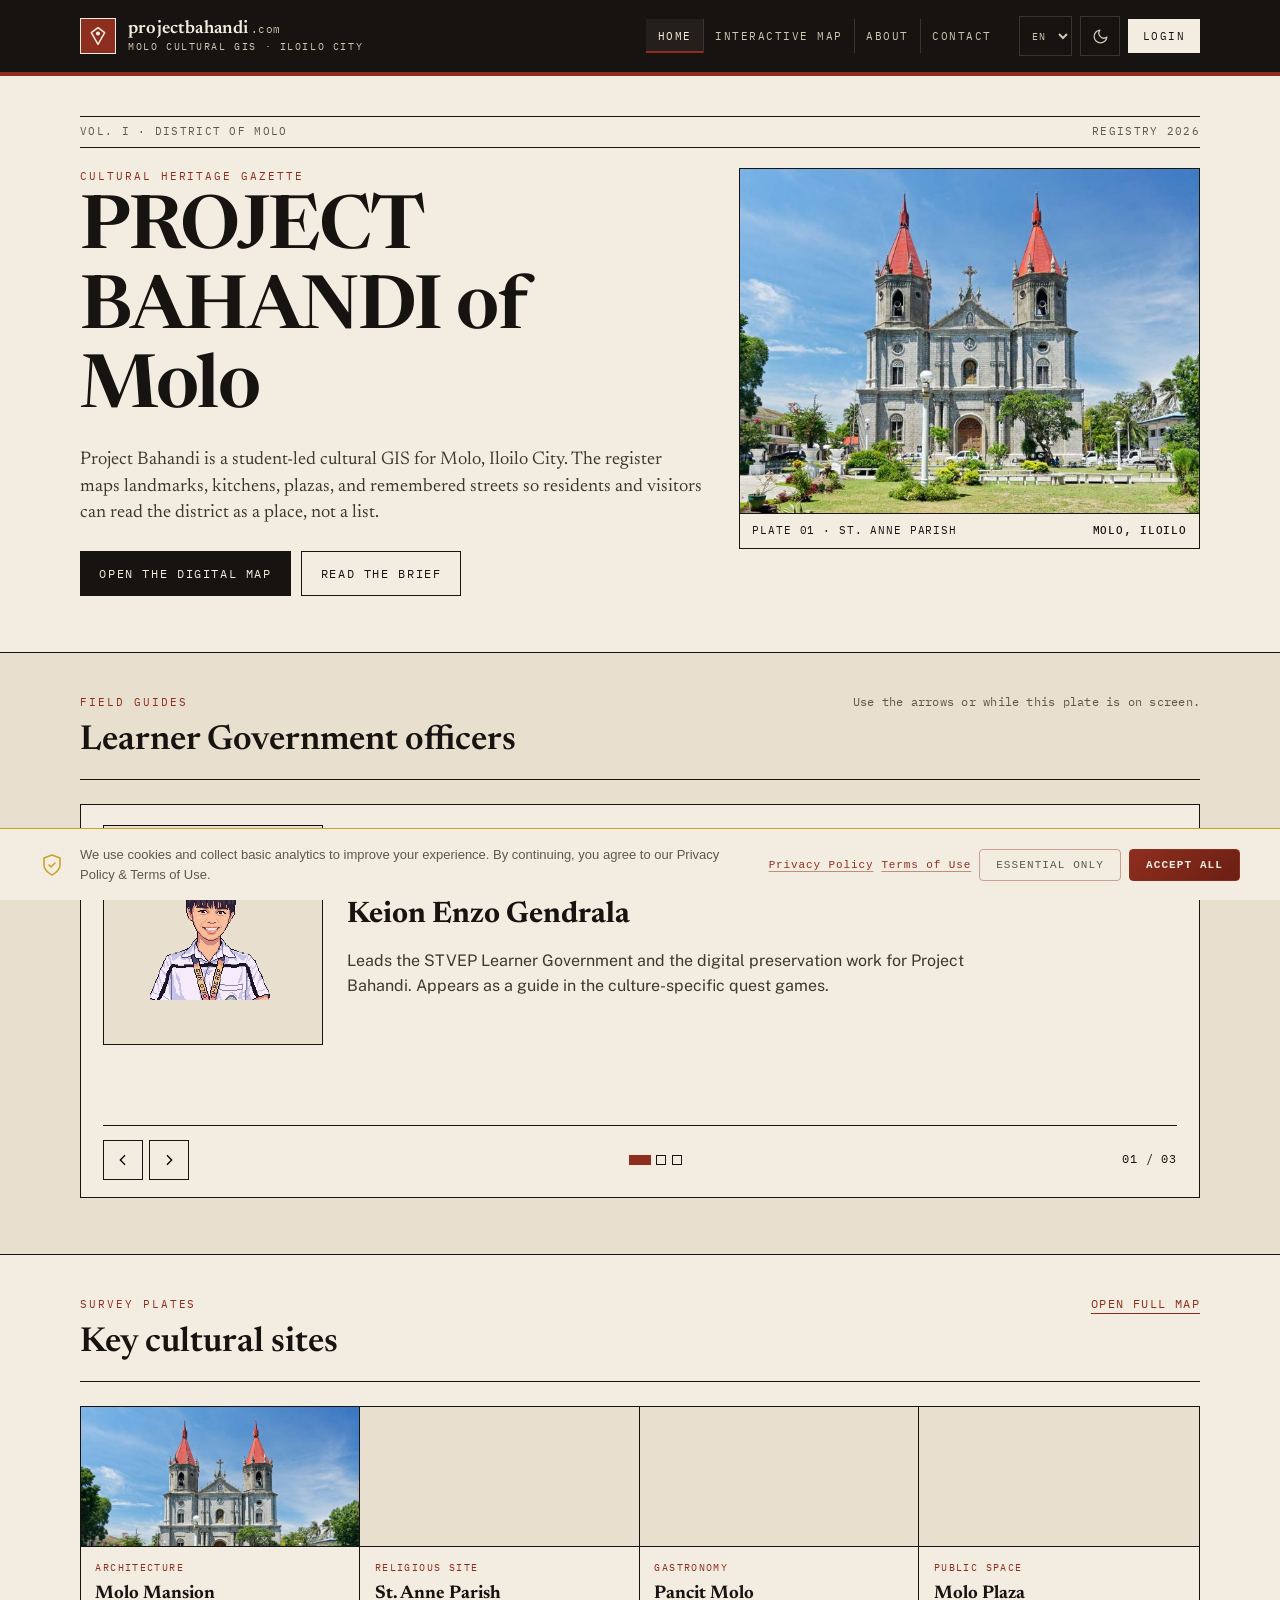
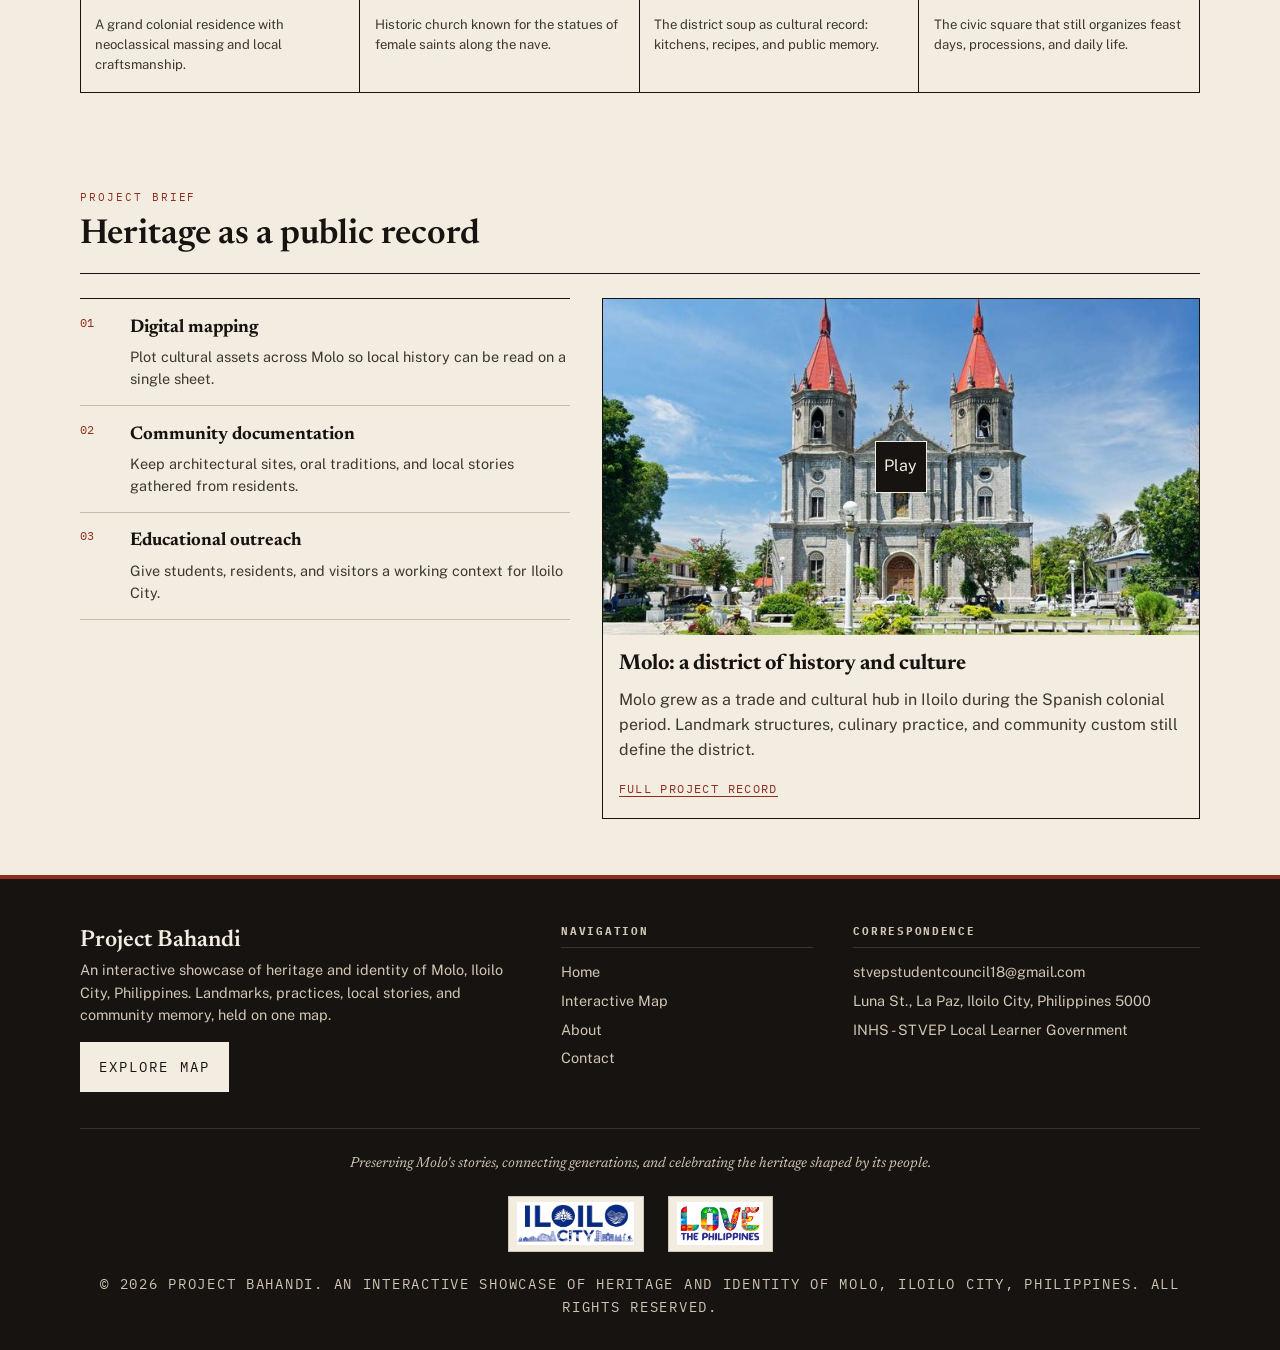
<file: index.html>
<!DOCTYPE html>
<html lang="en">
<head>
  <meta charset="UTF-8" />
  <meta name="viewport" content="width=device-width, initial-scale=1.0" />
  <script>
    (function () {
      var t = null;
      try { t = window.localStorage.getItem("bahandi_theme"); } catch (e) {}
      var d = t === "dark" || (t !== "light" && window.matchMedia && window.matchMedia("(prefers-color-scheme: dark)").matches) ? "dark" : "light";
      document.documentElement.setAttribute("data-theme", d);
      document.documentElement.style.colorScheme = d;
    })();
  </script>
  <title>Project Bahandi · Molo Cultural GIS</title>
  <link rel="preconnect" href="https://fonts.googleapis.com" />
  <link rel="preconnect" href="https://fonts.gstatic.com" crossorigin />
  <link href="https://fonts.googleapis.com/css2?family=IBM+Plex+Mono:wght@400;500&family=Newsreader:ital,opsz,wght@0,6..72,400;0,6..72,600;0,6..72,700;1,6..72,400&family=Public+Sans:wght@400;500;600&display=swap" rel="stylesheet" />
  <link rel="stylesheet" href="css/institution.css" />
  <link rel="stylesheet" href="css/HomepageA.css" />
  <script src="js/theme.js"></script>
  <script src="js/i18n.js"></script>
  <script src="js/consent.js"></script>
</head>
<body class="site-body">
  <header class="masthead">
    <div class="masthead-inner">
      <a class="brand" href="index.html">
        <span class="brand-mark" aria-hidden="true">
          <svg viewBox="0 0 24 24" fill="none" stroke="currentColor" stroke-width="1.8" stroke-linecap="round" stroke-linejoin="round">
            <path d="M12 2 L20 8 L12 22 L4 8 Z"/>
            <circle cx="12" cy="9" r="2.5" fill="currentColor" stroke="none"/>
          </svg>
        </span>
        <span class="brand-text">
          <span class="brand-name">projectbahandi<span class="tld">.com</span></span>
          <span class="brand-meta" data-i18n="brand.meta">Molo Cultural GIS · Iloilo City</span>
        </span>
      </a>
      <nav class="site-nav" aria-label="Primary">
        <a href="index.html" class="is-current" data-i18n="nav.home">Home</a>
        <a href="DigitalMap.html" data-i18n="nav.map">Interactive Map</a>
        <a href="about.html" data-i18n="nav.about">About</a>
        <a href="contact.html" data-i18n="nav.contact">Contact</a>
      </nav>
      <div class="mast-actions">
        <div class="nav-actions">
          <select class="nav-lang" data-i18n-aria="nav.lang" data-i18n-title="nav.lang">
            <option value="en">EN</option>
            <option value="ms">MS</option>
            <option value="th">TH</option>
            <option value="tl">TL</option>
          </select>
          <button type="button" class="theme-toggle" data-i18n-aria="nav.theme" data-i18n-title="nav.theme" aria-pressed="false">
            <svg class="icon-sun" viewBox="0 0 24 24" fill="none" stroke="currentColor" stroke-width="1.8" stroke-linecap="round" stroke-linejoin="round"><circle cx="12" cy="12" r="5"/><line x1="12" y1="1" x2="12" y2="3"/><line x1="12" y1="21" x2="12" y2="23"/><line x1="4.22" y1="4.22" x2="5.64" y2="5.64"/><line x1="18.36" y1="18.36" x2="19.78" y2="19.78"/><line x1="1" y1="12" x2="3" y2="12"/><line x1="21" y1="12" x2="23" y2="12"/><line x1="4.22" y1="19.78" x2="5.64" y2="18.36"/><line x1="18.36" y1="5.64" x2="19.78" y2="4.22"/></svg>
            <svg class="icon-moon" viewBox="0 0 24 24" fill="none" stroke="currentColor" stroke-width="1.8" stroke-linecap="round" stroke-linejoin="round"><path d="M21 12.8 A9 9 0 1 1 11.2 3 A7 7 0 0 0 21 12.8 Z"/></svg>
          </button>
        </div>
        <a class="nav-login" href="Login.html" data-i18n="nav.login">Login</a>
        <button type="button" class="nav-toggle" id="mobile-toggle" aria-label="Toggle navigation" aria-expanded="false">
          <svg viewBox="0 0 24 24" fill="none" stroke="currentColor" stroke-width="2"><path d="M4 7h16M4 12h16M4 17h16"/></svg>
        </button>
      </div>
    </div>
    <div class="drawer" id="mobile-menu">
      <a href="index.html" class="is-current" data-i18n="nav.home">Home</a>
      <a href="DigitalMap.html" data-i18n="nav.map">Interactive Map</a>
      <a href="about.html" data-i18n="nav.about">About</a>
      <a href="contact.html" data-i18n="nav.contact">Contact</a>
      <a href="Login.html" data-i18n="nav.login">Login</a>
    </div>
  </header>

  <main class="page">
    <section class="folio" id="hero">
      <div class="dateline">
        <span data-i18n="index.dateline1">Vol. I · District of Molo</span>
        <span data-i18n="index.dateline2">Registry 2026</span>
      </div>
      <div class="hero-gazette">
        <div>
          <p class="kicker" data-i18n="hero.kicker">Cultural heritage gazette</p>
          <h1 class="display" data-i18n-html="hero.title">PROJECT BAHANDI <em>cartography</em> of Molo</h1>
          <p class="lede" data-i18n="hero.lede">
            Project Bahandi is a student-led cultural GIS for Molo, Iloilo City. The register maps landmarks, kitchens, plazas, and remembered streets so residents and visitors can read the district as a place, not a list.
          </p>
          <div class="hero-actions">
            <a class="btn" href="DigitalMap.html" data-i18n="hero.openMap">Open the digital map</a>
            <a class="btn btn-ghost" href="#about" data-i18n="hero.readBrief">Read the brief</a>
          </div>
        </div>
        <figure class="frame">
          <div class="frame-photo" style="aspect-ratio: 4 / 3;">
            <img src="assets/MoloFront.jpg" alt="Molo Church and plaza" data-i18n-alt="hero.imgAlt" />
          </div>
          <figcaption class="caption-bar">
            <span data-i18n="hero.plate">Plate 01 · St. Anne Parish</span>
            <b data-i18n="hero.plateLoc">Molo, Iloilo</b>
          </figcaption>
        </figure>
      </div>
    </section>

    <section class="band" id="lg-showcase">
      <div class="folio">
        <div class="section-head">
          <div>
            <p class="kicker" data-i18n="lg.kicker">Field guides</p>
            <h2 data-i18n="lg.title">Learner Government officers</h2>
          </div>
          <p class="section-note" data-i18n-html="lg.note" data-i18n-vars-keys="<kbd>←</kbd> <kbd>→</kbd>">
            Use the arrows or <kbd>←</kbd> <kbd>→</kbd> while this plate is on screen.
          </p>
        </div>

        <div class="frame" style="padding: 1.25rem 1.35rem 1.1rem;">
          <div id="sprite-carousel" class="guide-stage">
            <div class="sprite-slide active-slide">
              <div class="sprite-well">
                <img src="assets/Molo-Memory-Match/Sprite/Sprite1 (2).png" alt="Governor sprite" data-i18n-alt="lg.role.gov" onerror="this.src='https://api.dicebear.com/7.x/pixel-art/svg?seed=Officer1'" />
              </div>
              <div>
                <p class="role-mark" data-i18n="lg.role.gov">Governor</p>
                <h3 data-i18n="lg.1.title">Keion Enzo Gendrala</h3>
                <p class="body-copy" data-i18n="lg.1.desc">Leads the STVEP Learner Government and the digital preservation work for Project Bahandi. Appears as a guide in the culture-specific quest games.</p>
              </div>
            </div>

            <div class="sprite-slide hidden-slide">
              <div class="sprite-well">
                <img src="assets/Balay-Blueprint/02-Relics-and-Sprites/sprite3_idle.png" alt="Vice Governor sprite" data-i18n-alt="lg.role.vgov" onerror="this.src='https://api.dicebear.com/7.x/pixel-art/svg?seed=Officer2'" />
              </div>
              <div>
                <p class="role-mark" data-i18n="lg.role.vgov">Vice Governor</p>
                <h3 data-i18n="lg.2.title">John Paul Balboa</h3>
                <p class="body-copy" data-i18n="lg.2.desc">Assists the Learner Government in cultural preservation projects and guides players through puzzle-led site games.</p>
              </div>
            </div>

            <div class="sprite-slide hidden-slide">
              <div class="sprite-well">
                <img src="assets/Molo-Chrolo-Defenders/sprites/Sprite2.png" alt="PIO sprite" data-i18n-alt="lg.role.pio" onerror="this.src='https://api.dicebear.com/7.x/pixel-art/svg?seed=Officer3'" />
              </div>
              <div>
                <p class="role-mark" data-i18n="lg.role.pio">Public Information Officer</p>
                <h3 data-i18n="lg.3.title">Reylen Angela Guillano</h3>
                <p class="body-copy" data-i18n="lg.3.desc">Handles public-facing records for the Learner Government and appears beside games that test how closely you read the district.</p>
              </div>
            </div>
          </div>

          <div class="stage-controls">
            <div class="ctrl-pair">
              <button type="button" class="ctrl" id="prev-btn" aria-label="Previous officer" data-i18n-aria="lg.prevAria">
                <svg viewBox="0 0 24 24" fill="none" stroke="currentColor" stroke-width="2"><path d="M15 19l-7-7 7-7"/></svg>
              </button>
              <button type="button" class="ctrl" id="next-btn" aria-label="Next officer" data-i18n-aria="lg.nextAria">
                <svg viewBox="0 0 24 24" fill="none" stroke="currentColor" stroke-width="2"><path d="M9 5l7 7-7 7"/></svg>
              </button>
            </div>
            <div class="dots" id="carousel-dots">
              <button type="button" class="dot-btn is-on" data-slide="0" aria-label="Plate 1" data-i18n-aria="lg.dotAria" data-i18n-vars-n="1"></button>
              <button type="button" class="dot-btn" data-slide="1" aria-label="Plate 2" data-i18n-aria="lg.dotAria" data-i18n-vars-n="2"></button>
              <button type="button" class="dot-btn" data-slide="2" aria-label="Plate 3" data-i18n-aria="lg.dotAria" data-i18n-vars-n="3"></button>
            </div>
            <div class="counter"><span id="slide-current">01</span> / <span id="slide-total">03</span></div>
          </div>
        </div>
      </div>
    </section>

    <section class="folio">
      <div class="section-head">
        <div>
          <p class="kicker" data-i18n="grid.kicker">Survey plates</p>
          <h2 data-i18n="grid.title">Key cultural sites</h2>
        </div>
        <a class="inline-link" href="DigitalMap.html" data-i18n="grid.openMap">Open full map</a>
      </div>
      <div class="site-grid">
        <article class="site-cell">
          <div class="thumb"><img src="assets/MoloFront.jpg" alt="Molo Mansion" data-i18n-alt="grid.s1.title" /></div>
          <div class="pad">
            <p class="cat" data-i18n="grid.s1.cat">Architecture</p>
            <h4 data-i18n="grid.s1.title">Molo Mansion</h4>
            <p data-i18n="grid.s1.desc">A grand colonial residence with neoclassical massing and local craftsmanship.</p>
          </div>
        </article>
        <article class="site-cell">
          <div class="thumb"></div>
          <div class="pad">
            <p class="cat" data-i18n="grid.s2.cat">Religious site</p>
            <h4 data-i18n="grid.s2.title">St. Anne Parish</h4>
            <p data-i18n="grid.s2.desc">Historic church known for the statues of female saints along the nave.</p>
          </div>
        </article>
        <article class="site-cell">
          <div class="thumb"></div>
          <div class="pad">
            <p class="cat" data-i18n="grid.s3.cat">Gastronomy</p>
            <h4 data-i18n="grid.s3.title">Pancit Molo</h4>
            <p data-i18n="grid.s3.desc">The district soup as cultural record: kitchens, recipes, and public memory.</p>
          </div>
        </article>
        <article class="site-cell">
          <div class="thumb"></div>
          <div class="pad">
            <p class="cat" data-i18n="grid.s4.cat">Public space</p>
            <h4 data-i18n="grid.s4.title">Molo Plaza</h4>
            <p data-i18n="grid.s4.desc">The civic square that still organizes feast days, processions, and daily life.</p>
          </div>
        </article>
      </div>
    </section>

    <section class="folio" id="about">
      <div class="section-head">
        <div>
          <p class="kicker" data-i18n="brief.kicker">Project brief</p>
          <h2 data-i18n="brief.title">Heritage as a public record</h2>
        </div>
      </div>
      <div class="split">
        <ol class="purpose-list">
          <li>
            <span class="n">01</span>
            <div>
              <h4 data-i18n="brief.01.title">Digital mapping</h4>
              <p data-i18n="brief.01.desc">Plot cultural assets across Molo so local history can be read on a single sheet.</p>
            </div>
          </li>
          <li>
            <span class="n">02</span>
            <div>
              <h4 data-i18n="brief.02.title">Community documentation</h4>
              <p data-i18n="brief.02.desc">Keep architectural sites, oral traditions, and local stories gathered from residents.</p>
            </div>
          </li>
          <li>
            <span class="n">03</span>
            <div>
              <h4 data-i18n="brief.03.title">Educational outreach</h4>
              <p data-i18n="brief.03.desc">Give students, residents, and visitors a working context for Iloilo City.</p>
            </div>
          </li>
        </ol>
        <article class="frame media-card">
          <a class="play-hit" href="https://www.youtube.com/watch?v=xNhHZGU3egM" target="_blank" rel="noopener noreferrer">
            <div class="frame-photo" style="aspect-ratio: 16 / 9;">
              <img src="assets/MoloFront.jpg" alt="Molo district showcase still" data-i18n-alt="img.showcase" />
            </div>
            <span class="play" aria-hidden="true"><span data-i18n="play.label">Play</span></span>
          </a>
          <div class="pad" style="padding: 0 1rem 1.1rem;">
            <h4 data-i18n="media.title">Molo: a district of history and culture</h4>
            <p class="body-copy" data-i18n="media.desc">Molo grew as a trade and cultural hub in Iloilo during the Spanish colonial period. Landmark structures, culinary practice, and community custom still define the district.</p>
            <p style="margin-top: 0.85rem;"><a class="inline-link" href="about.html" data-i18n="media.link">Full project record</a></p>
          </div>
        </article>
      </div>
    </section>
  </main>

  <footer class="colophon" id="contact-us">
    <div class="colophon-inner">
      <div>
        <h2 data-i18n="footer.title">Project Bahandi</h2>
        <p data-i18n="footer.descHome">An interactive showcase of heritage and identity of Molo, Iloilo City, Philippines. Landmarks, practices, local stories, and community memory, held on one map.</p>
        <a class="btn" href="DigitalMap.html" data-i18n="footer.explore">Explore map</a>
      </div>
      <div>
        <h3 data-i18n="footer.nav">Navigation</h3>
        <ul>
          <li><a href="index.html" data-i18n="nav.home">Home</a></li>
          <li><a href="DigitalMap.html" data-i18n="nav.map">Interactive Map</a></li>
          <li><a href="about.html" data-i18n="nav.about">About</a></li>
          <li><a href="contact.html" data-i18n="nav.contact">Contact</a></li>
        </ul>
      </div>
      <div>
        <h3 data-i18n="footer.talk">Correspondence</h3>
        <ul>
          <li><a href="mailto:stvepstudentcouncil18@gmail.com" data-i18n="footer.mail">stvepstudentcouncil18@gmail.com</a></li>
          <li data-i18n="footer.addr">Luna St., La Paz, Iloilo City, Philippines 5000</li>
          <li data-i18n="footer.lg">INHS - STVEP Local Learner Government</li>
        </ul>
      </div>
    </div>
    <div class="colophon-end">
      <p class="motto" data-i18n="footer.motto">Preserving Molo’s stories, connecting generations, and celebrating the heritage shaped by its people.</p>
      <div class="seals">
        <img src="assets/Iloilo_City.jpg" alt="Iloilo City seal" data-i18n-alt="img.iloiloSeal" />
        <img src="assets/Philippines.jpg" alt="Love the Philippines mark" data-i18n-alt="img.lovePh" />
      </div>
      <p class="legal" data-i18n="footer.legal">© 2026 Project Bahandi. An interactive showcase of heritage and identity of Molo, Iloilo City, Philippines. All rights reserved.</p>
    </div>
  </footer>

  <script src="js/site-chrome.js"></script>
  <script>
    document.addEventListener("DOMContentLoaded", () => {
      const slides = document.querySelectorAll(".sprite-slide");
      const dots = document.querySelectorAll(".dot-btn");
      const currentCounter = document.getElementById("slide-current");
      const totalCounter = document.getElementById("slide-total");
      const prevBtn = document.getElementById("prev-btn");
      const nextBtn = document.getElementById("next-btn");
      let currentIndex = 0;
      const totalSlides = slides.length;

      if (totalCounter) {
        totalCounter.textContent = totalSlides.toString().padStart(2, "0");
      }

      function updateCarousel(index) {
        slides.forEach((slide, idx) => {
          const on = idx === index;
          slide.classList.toggle("active-slide", on);
          slide.classList.toggle("hidden-slide", !on);
        });
        dots.forEach((dot, idx) => {
          dot.classList.toggle("is-on", idx === index);
        });
        if (currentCounter) {
          currentCounter.textContent = (index + 1).toString().padStart(2, "0");
        }
        currentIndex = index;
      }

      function nextSlide() {
        updateCarousel((currentIndex + 1) % totalSlides);
      }

      function prevSlide() {
        updateCarousel((currentIndex - 1 + totalSlides) % totalSlides);
      }

      if (nextBtn) nextBtn.addEventListener("click", nextSlide);
      if (prevBtn) prevBtn.addEventListener("click", prevSlide);
      dots.forEach((dot, idx) => {
        dot.addEventListener("click", () => updateCarousel(idx));
      });

      document.addEventListener("keydown", (e) => {
        const container = document.getElementById("lg-showcase");
        if (!container) return;
        const rect = container.getBoundingClientRect();
        const inView = rect.top < window.innerHeight && rect.bottom >= 0;
        if (!inView) return;
        if (e.key === "ArrowRight") nextSlide();
        if (e.key === "ArrowLeft") prevSlide();
      });
    });
  </script>
</body>
</html>
</file>
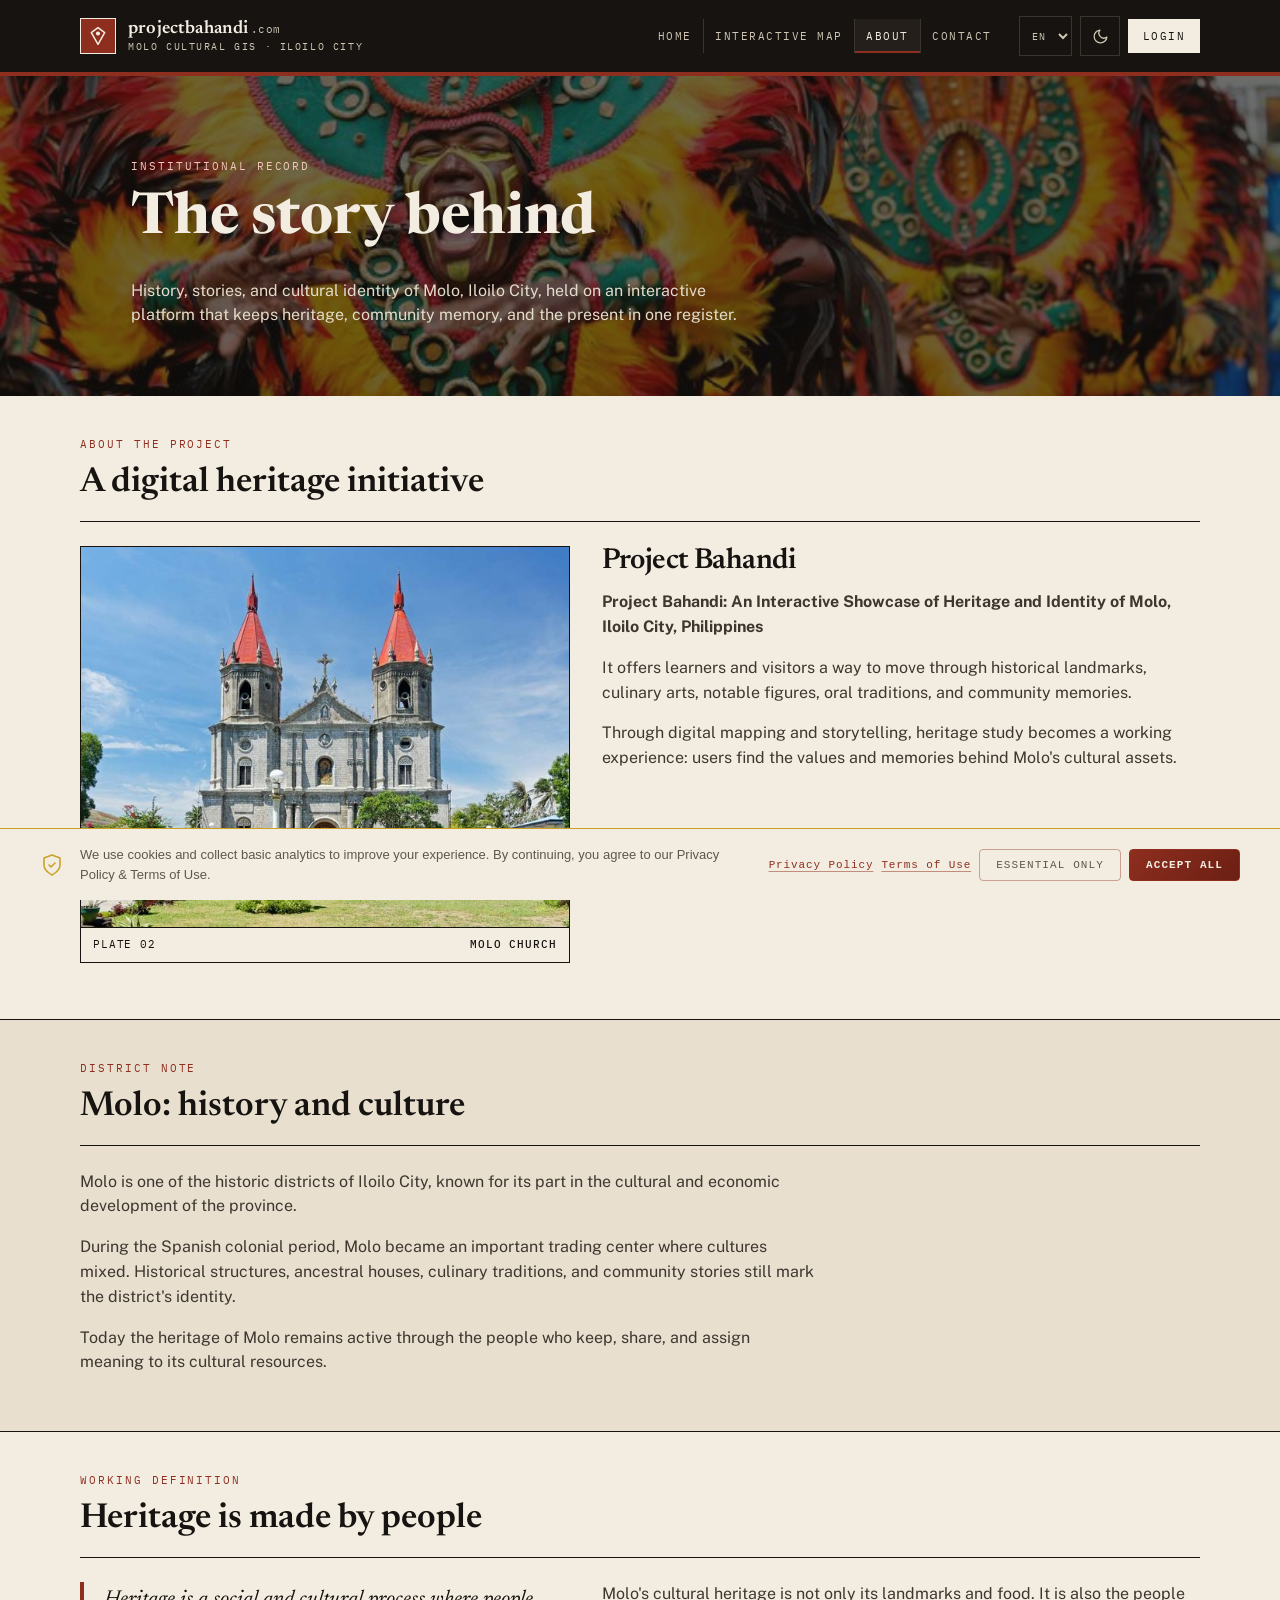
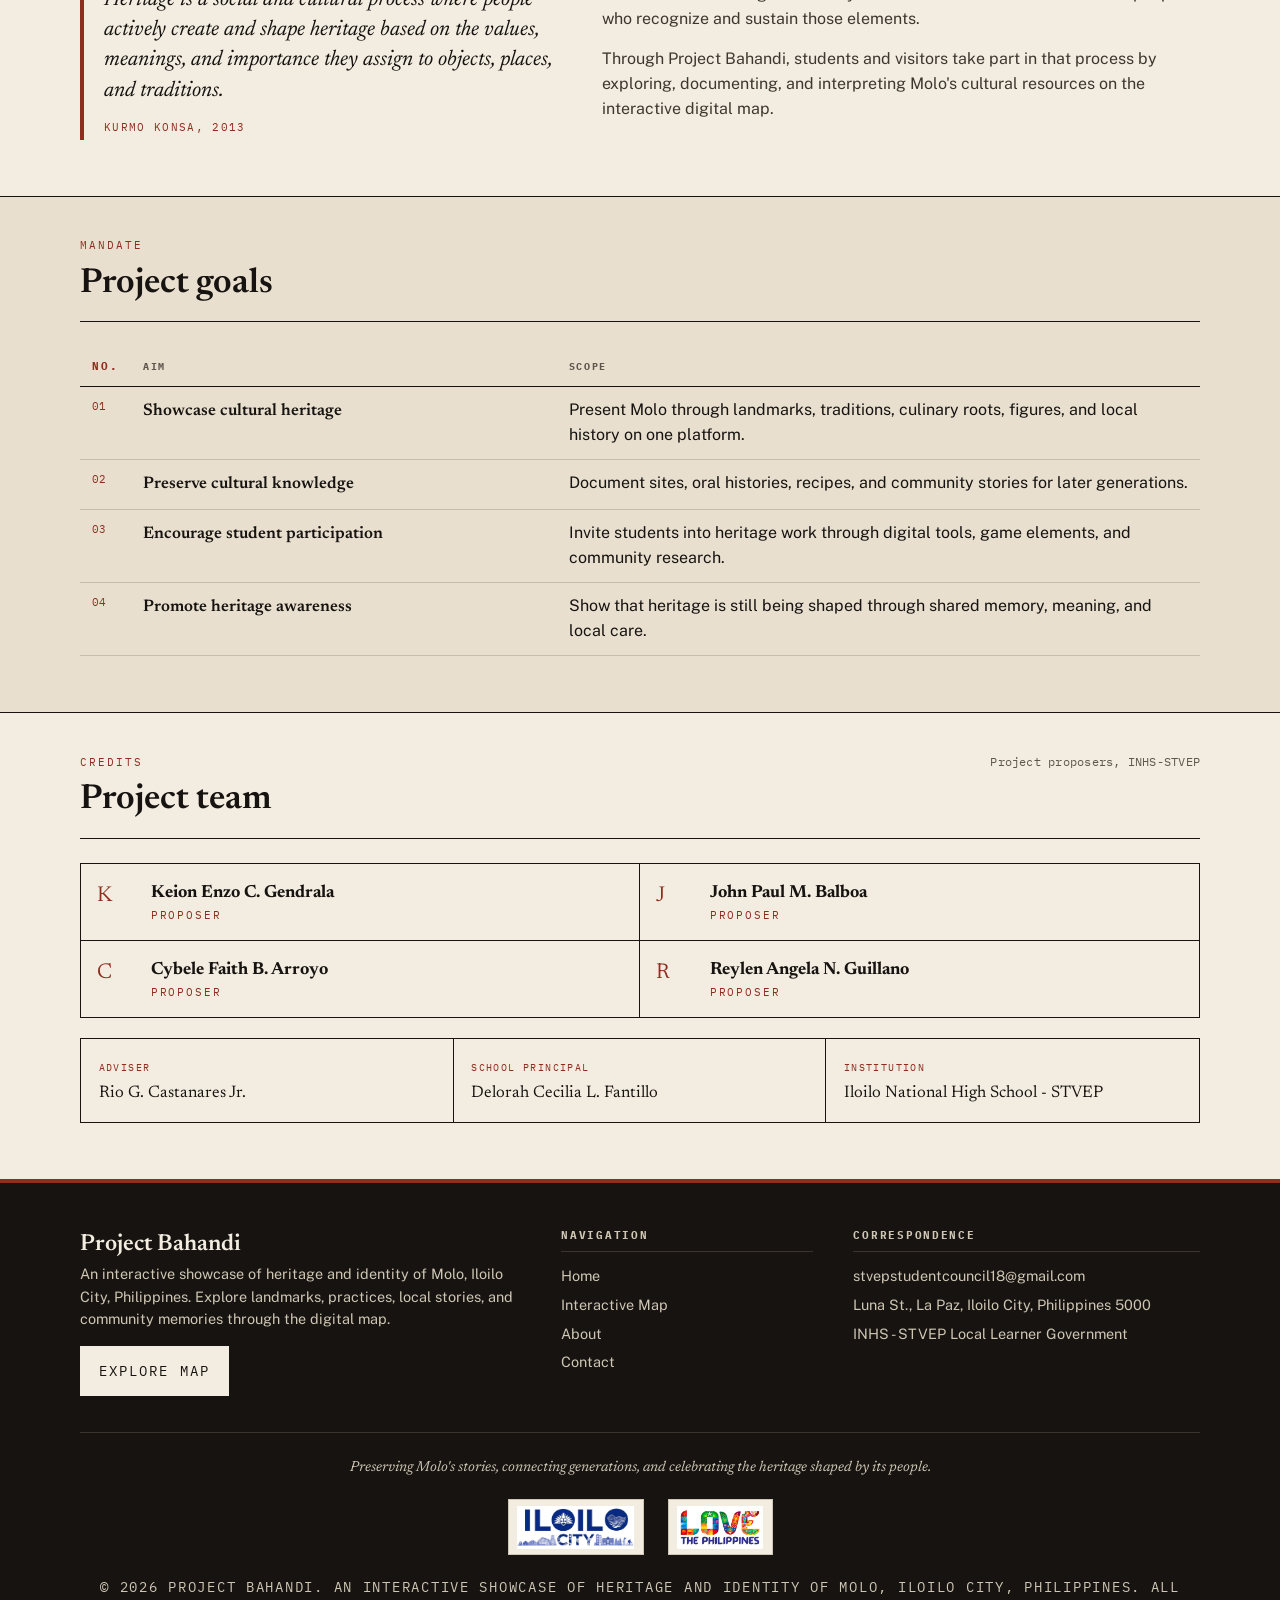
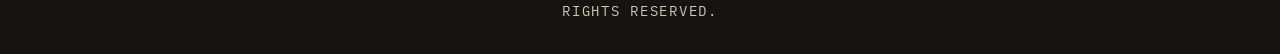
<file: about.html>
<!DOCTYPE html>
<html lang="en">
<head>
  <meta charset="UTF-8" />
  <meta name="viewport" content="width=device-width, initial-scale=1.0" />
  <script>
    (function () {
      var t = null;
      try { t = window.localStorage.getItem("bahandi_theme"); } catch (e) {}
      var d = t === "dark" || (t !== "light" && window.matchMedia && window.matchMedia("(prefers-color-scheme: dark)").matches) ? "dark" : "light";
      document.documentElement.setAttribute("data-theme", d);
      document.documentElement.style.colorScheme = d;
    })();
  </script>
  <title>About · Project Bahandi</title>
  <link rel="preconnect" href="https://fonts.googleapis.com" />
  <link rel="preconnect" href="https://fonts.gstatic.com" crossorigin />
  <link href="https://fonts.googleapis.com/css2?family=IBM+Plex+Mono:wght@400;500&family=Newsreader:ital,opsz,wght@0,6..72,400;0,6..72,600;0,6..72,700;1,6..72,400&family=Public+Sans:wght@400;500;600&display=swap" rel="stylesheet" />
  <link rel="stylesheet" href="css/institution.css" />
  <link rel="stylesheet" href="css/AboutStyle.css" />
  <script src="js/theme.js"></script>
  <script src="js/i18n.js"></script>
  <script src="js/consent.js"></script>
</head>
<body class="site-body">
  <header class="masthead">
    <div class="masthead-inner">
      <a class="brand" href="index.html">
        <span class="brand-mark" aria-hidden="true">
          <svg viewBox="0 0 24 24" fill="none" stroke="currentColor" stroke-width="1.8" stroke-linecap="round" stroke-linejoin="round">
            <path d="M12 2 L20 8 L12 22 L4 8 Z"/>
            <circle cx="12" cy="9" r="2.5" fill="currentColor" stroke="none"/>
          </svg>
        </span>
        <span class="brand-text">
          <span class="brand-name">projectbahandi<span class="tld">.com</span></span>
          <span class="brand-meta" data-i18n="brand.meta">Molo Cultural GIS · Iloilo City</span>
        </span>
      </a>
      <nav class="site-nav" aria-label="Primary">
        <a href="index.html" data-i18n="nav.home">Home</a>
        <a href="DigitalMap.html" data-i18n="nav.map">Interactive Map</a>
        <a href="about.html" class="is-current" data-i18n="nav.about">About</a>
        <a href="contact.html" data-i18n="nav.contact">Contact</a>
      </nav>
      <div class="mast-actions">
        <div class="nav-actions">
          <select class="nav-lang" data-i18n-aria="nav.lang" data-i18n-title="nav.lang">
            <option value="en">EN</option>
            <option value="ms">MS</option>
            <option value="th">TH</option>
            <option value="tl">TL</option>
          </select>
          <button type="button" class="theme-toggle" data-i18n-aria="nav.theme" data-i18n-title="nav.theme" aria-pressed="false">
            <svg class="icon-sun" viewBox="0 0 24 24" fill="none" stroke="currentColor" stroke-width="1.8" stroke-linecap="round" stroke-linejoin="round"><circle cx="12" cy="12" r="5"/><line x1="12" y1="1" x2="12" y2="3"/><line x1="12" y1="21" x2="12" y2="23"/><line x1="4.22" y1="4.22" x2="5.64" y2="5.64"/><line x1="18.36" y1="18.36" x2="19.78" y2="19.78"/><line x1="1" y1="12" x2="3" y2="12"/><line x1="21" y1="12" x2="23" y2="12"/><line x1="4.22" y1="19.78" x2="5.64" y2="18.36"/><line x1="18.36" y1="5.64" x2="19.78" y2="4.22"/></svg>
            <svg class="icon-moon" viewBox="0 0 24 24" fill="none" stroke="currentColor" stroke-width="1.8" stroke-linecap="round" stroke-linejoin="round"><path d="M21 12.8 A9 9 0 1 1 11.2 3 A7 7 0 0 0 21 12.8 Z"/></svg>
          </button>
        </div>
        <a class="nav-login" href="Login.html" data-i18n="nav.login">Login</a>
        <button type="button" class="nav-toggle" id="mobile-toggle" aria-label="Toggle navigation" aria-expanded="false">
          <svg viewBox="0 0 24 24" fill="none" stroke="currentColor" stroke-width="2"><path d="M4 7h16M4 12h16M4 17h16"/></svg>
        </button>
      </div>
    </div>
    <div class="drawer" id="mobile-menu">
      <a href="index.html" data-i18n="nav.home">Home</a>
      <a href="DigitalMap.html" data-i18n="nav.map">Interactive Map</a>
      <a href="about.html" class="is-current" data-i18n="nav.about">About</a>
      <a href="contact.html" data-i18n="nav.contact">Contact</a>
      <a href="Login.html" data-i18n="nav.login">Login</a>
    </div>
  </header>

  <main class="page">
    <section class="mast-hero">
      <img src="assets/AboutUsPagePicture.jpg" alt="" />
      <div class="inner">
        <p class="kicker" style="color:#f3c7be;" data-i18n="about.mast.kicker">Institutional record</p>
        <h1 data-i18n-html="about.mast.title">The story behind <em>Bahandi</em></h1>
        <p data-i18n="about.mast.lede">History, stories, and cultural identity of Molo, Iloilo City, held on an interactive platform that keeps heritage, community memory, and the present in one register.</p>
      </div>
    </section>

    <section class="folio section">
      <div class="section-head">
        <div>
          <p class="kicker" data-i18n="about.kicker">About the project</p>
          <h2 data-i18n="about.title">A digital heritage initiative</h2>
        </div>
      </div>
      <div class="split">
        <figure class="frame">
          <div class="frame-photo" style="height: 380px;">
            <img src="assets/MoloFront.jpg" alt="Molo Church front" data-i18n-alt="img.moloChurch" />
          </div>
          <figcaption class="caption-bar">
            <span data-i18n="about.plate">Plate 02</span>
            <b data-i18n="about.plateLoc">Molo Church</b>
          </figcaption>
        </figure>
        <div class="body-copy">
          <h3 class="display" style="font-size: 1.8rem; margin-bottom: 0.85rem;" data-i18n="about.head">Project Bahandi</h3>
          <p data-i18n-html="about.p1">
            <strong>Project Bahandi: An Interactive Showcase of Heritage and Identity of Molo, Iloilo City, Philippines</strong> is a digital heritage platform built to show and keep the cultural identity of the Molo district.
          </p>
          <p data-i18n="about.p2">
            It offers learners and visitors a way to move through historical landmarks, culinary arts, notable figures, oral traditions, and community memories.
          </p>
          <p data-i18n="about.p3">
            Through digital mapping and storytelling, heritage study becomes a working experience: users find the values and memories behind Molo’s cultural assets.
          </p>
        </div>
      </div>
    </section>

    <section class="band section">
      <div class="folio">
        <div class="section-head">
          <div>
<p class="kicker" data-i18n="dist.kicker">District note</p>
            <h2 data-i18n="dist.title">Molo: history and culture</h2>
          </div>
        </div>
        <div class="body-copy" style="max-width: 46rem;">
          <p data-i18n="dist.p1">Molo is one of the historic districts of Iloilo City, known for its part in the cultural and economic development of the province.</p>
          <p data-i18n="dist.p2">During the Spanish colonial period, Molo became an important trading center where cultures mixed. Historical structures, ancestral houses, culinary traditions, and community stories still mark the district's identity.</p>
          <p data-i18n="dist.p3">Today the heritage of Molo remains active through the people who keep, share, and assign meaning to its cultural resources.</p>
        </div>
      </div>
    </section>

    <section class="folio section">
      <div class="section-head">
        <div>
          <p class="kicker" data-i18n="def.kicker">Working definition</p>
          <h2 data-i18n="def.title">Heritage is made by people</h2>
        </div>
      </div>
      <div class="split">
        <blockquote class="quote-rule">
          <p data-i18n="def.quote">Heritage is a social and cultural process where people actively create and shape heritage based on the values, meanings, and importance they assign to objects, places, and traditions.</p>
          <cite data-i18n="def.cite">Kurmo Konsa, 2013</cite>
        </blockquote>
        <div class="body-copy">
          <p data-i18n="def.p1">Molo’s cultural heritage is not only its landmarks and food. It is also the people who recognize and sustain those elements.</p>
          <p data-i18n="def.p2">Through Project Bahandi, students and visitors take part in that process by exploring, documenting, and interpreting Molo’s cultural resources on the interactive digital map.</p>
        </div>
      </div>
    </section>

    <section class="band section">
      <div class="folio">
        <div class="section-head">
          <div>
            <p class="kicker" data-i18n="mandate.kicker">Mandate</p>
            <h2 data-i18n="mandate.title">Project goals</h2>
          </div>
        </div>
        <table class="ledger">
          <thead>
            <tr>
              <th class="idx" data-i18n="mandate.col.no">No.</th>
              <th data-i18n="mandate.col.aim">Aim</th>
              <th data-i18n="mandate.col.scope">Scope</th>
            </tr>
          </thead>
          <tbody>
            <tr>
              <td class="idx">01</td>
              <th data-i18n="mandate.01.aim">Showcase cultural heritage</th>
              <td data-i18n="mandate.01.scope">Present Molo through landmarks, traditions, culinary roots, figures, and local history on one platform.</td>
            </tr>
            <tr>
              <td class="idx">02</td>
              <th data-i18n="mandate.02.aim">Preserve cultural knowledge</th>
              <td data-i18n="mandate.02.scope">Document sites, oral histories, recipes, and community stories for later generations.</td>
            </tr>
            <tr>
              <td class="idx">03</td>
              <th data-i18n="mandate.03.aim">Encourage student participation</th>
              <td data-i18n="mandate.03.scope">Invite students into heritage work through digital tools, game elements, and community research.</td>
            </tr>
            <tr>
              <td class="idx">04</td>
              <th data-i18n="mandate.04.aim">Promote heritage awareness</th>
              <td data-i18n="mandate.04.scope">Show that heritage is still being shaped through shared memory, meaning, and local care.</td>
            </tr>
          </tbody>
        </table>
      </div>
    </section>

    <section class="folio section">
      <div class="section-head">
        <div>
          <p class="kicker" data-i18n="credits.kicker">Credits</p>
          <h2 data-i18n="credits.title">Project team</h2>
        </div>
        <p class="section-note" data-i18n="credits.note">Project proposers, INHS-STVEP</p>
      </div>
      <div class="staff-grid">
        <div class="staff-row">
          <span class="init">K</span>
          <div>
            <h4>Keion Enzo C. Gendrala</h4>
            <p class="kicker" data-i18n="credits.role">Proposer</p>
          </div>
        </div>
        <div class="staff-row">
          <span class="init">J</span>
          <div>
            <h4>John Paul M. Balboa</h4>
            <p class="kicker" data-i18n="credits.role">Proposer</p>
          </div>
        </div>
        <div class="staff-row">
          <span class="init">C</span>
          <div>
            <h4>Cybele Faith B. Arroyo</h4>
            <p class="kicker" data-i18n="credits.role">Proposer</p>
          </div>
        </div>
        <div class="staff-row">
          <span class="init">R</span>
          <div>
            <h4>Reylen Angela N. Guillano</h4>
            <p class="kicker" data-i18n="credits.role">Proposer</p>
          </div>
        </div>
      </div>
      <div class="officers">
        <div>
          <p class="lab" data-i18n="credits.advisor">Adviser</p>
          <p>Rio G. Castanares Jr.</p>
        </div>
        <div>
          <p class="lab" data-i18n="credits.principal">School Principal</p>
          <p>Delorah Cecilia L. Fantillo</p>
        </div>
        <div>
          <p class="lab" data-i18n="credits.institution">Institution</p>
          <p>Iloilo National High School - STVEP</p>
        </div>
      </div>
    </section>
  </main>

  <footer class="colophon" id="contact-us">
    <div class="colophon-inner">
      <div>
        <h2 data-i18n="footer.title">Project Bahandi</h2>
        <p data-i18n="footer.descAbout">An interactive showcase of heritage and identity of Molo, Iloilo City, Philippines. Explore landmarks, practices, local stories, and community memories through the digital map.</p>
        <a class="btn" href="DigitalMap.html" data-i18n="footer.explore">Explore map</a>
      </div>
      <div>
        <h3 data-i18n="footer.nav">Navigation</h3>
        <ul>
          <li><a href="index.html" data-i18n="nav.home">Home</a></li>
          <li><a href="DigitalMap.html" data-i18n="nav.map">Interactive Map</a></li>
          <li><a href="about.html" data-i18n="nav.about">About</a></li>
          <li><a href="contact.html" data-i18n="nav.contact">Contact</a></li>
        </ul>
      </div>
      <div>
        <h3 data-i18n="footer.talk">Correspondence</h3>
        <ul>
          <li data-i18n="footer.mail">stvepstudentcouncil18@gmail.com</li>
          <li data-i18n="footer.addr">Luna St., La Paz, Iloilo City, Philippines 5000</li>
          <li data-i18n="footer.lg">INHS - STVEP Local Learner Government</li>
        </ul>
      </div>
    </div>
    <div class="colophon-end">
      <p class="motto" data-i18n="footer.motto">Preserving Molo’s stories, connecting generations, and celebrating the heritage shaped by its people.</p>
      <div class="seals">
        <img src="assets/Iloilo_City.jpg" alt="Iloilo City seal" data-i18n-alt="img.iloiloSeal" />
        <img src="assets/Philippines.jpg" alt="Love the Philippines mark" data-i18n-alt="img.lovePh" />
      </div>
      <p class="legal" data-i18n="footer.legal">© 2026 Project Bahandi. An interactive showcase of heritage and identity of Molo, Iloilo City, Philippines. All rights reserved.</p>
    </div>
  </footer>

  <script src="js/site-chrome.js"></script>
</body>
</html>
</file>
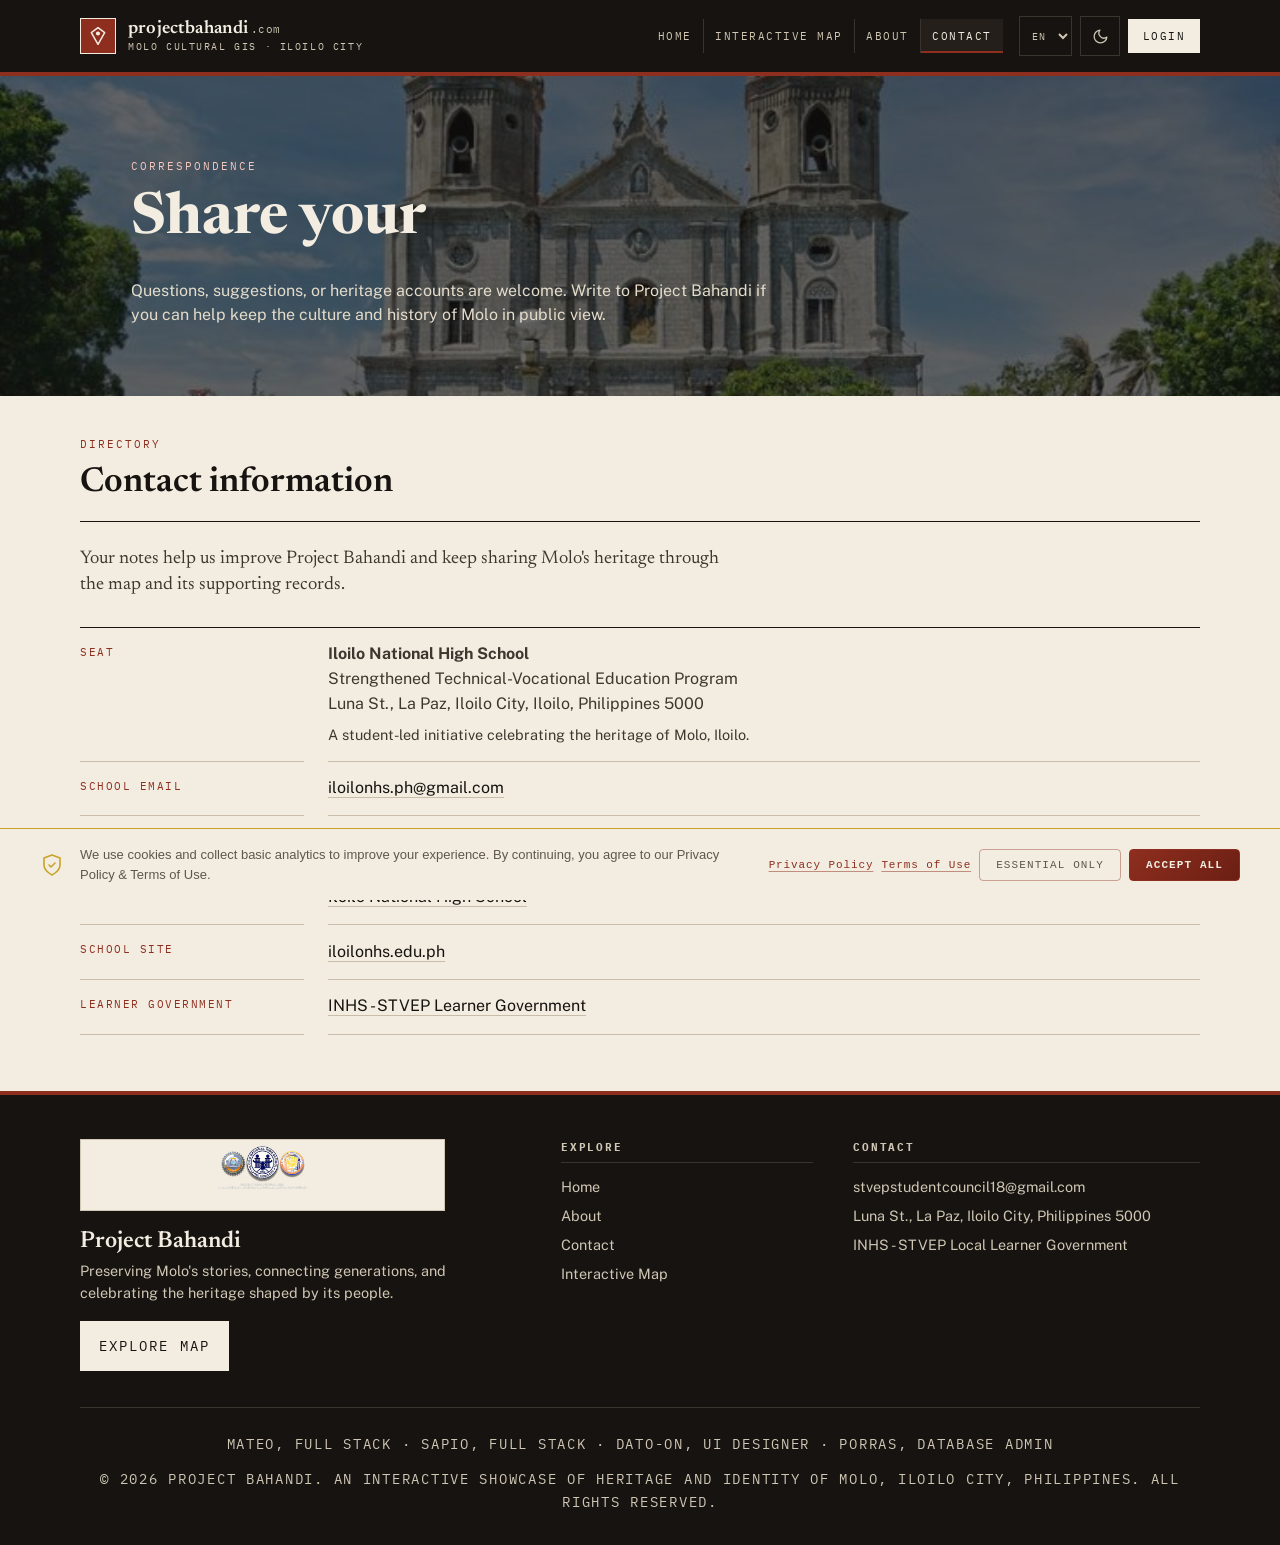
<file: contact.html>
<!DOCTYPE html>
<html lang="en">
<head>
  <meta charset="UTF-8" />
  <meta name="viewport" content="width=device-width, initial-scale=1.0" />
  <script>
    (function () {
      var t = null;
      try { t = window.localStorage.getItem("bahandi_theme"); } catch (e) {}
      var d = t === "dark" || (t !== "light" && window.matchMedia && window.matchMedia("(prefers-color-scheme: dark)").matches) ? "dark" : "light";
      document.documentElement.setAttribute("data-theme", d);
      document.documentElement.style.colorScheme = d;
    })();
  </script>
  <title>Contact · Project Bahandi</title>
  <link rel="preconnect" href="https://fonts.googleapis.com" />
  <link rel="preconnect" href="https://fonts.gstatic.com" crossorigin />
  <link href="https://fonts.googleapis.com/css2?family=IBM+Plex+Mono:wght@400;500&family=Newsreader:ital,opsz,wght@0,6..72,400;0,6..72,600;0,6..72,700;1,6..72,400&family=Public+Sans:wght@400;500;600&display=swap" rel="stylesheet" />
  <link rel="stylesheet" href="css/institution.css" />
  <script src="js/theme.js"></script>
  <script src="js/i18n.js"></script>
  <script src="js/consent.js"></script>
</head>
<body class="site-body">
  <header class="masthead">
    <div class="masthead-inner">
      <a class="brand" href="index.html">
        <span class="brand-mark" aria-hidden="true">
          <svg viewBox="0 0 24 24" fill="none" stroke="currentColor" stroke-width="1.8" stroke-linecap="round" stroke-linejoin="round">
            <path d="M12 2 L20 8 L12 22 L4 8 Z"/>
            <circle cx="12" cy="9" r="2.5" fill="currentColor" stroke="none"/>
          </svg>
        </span>
        <span class="brand-text">
          <span class="brand-name">projectbahandi<span class="tld">.com</span></span>
          <span class="brand-meta" data-i18n="brand.meta">Molo Cultural GIS · Iloilo City</span>
        </span>
      </a>
      <nav class="site-nav" aria-label="Primary">
        <a href="index.html" data-i18n="nav.home">Home</a>
        <a href="DigitalMap.html" data-i18n="nav.map">Interactive Map</a>
        <a href="about.html" data-i18n="nav.about">About</a>
        <a href="contact.html" class="is-current" data-i18n="nav.contact">Contact</a>
      </nav>
      <div class="mast-actions">
        <div class="nav-actions">
          <select class="nav-lang" data-i18n-aria="nav.lang" data-i18n-title="nav.lang">
            <option value="en">EN</option>
            <option value="ms">MS</option>
            <option value="th">TH</option>
            <option value="tl">TL</option>
          </select>
          <button type="button" class="theme-toggle" data-i18n-aria="nav.theme" data-i18n-title="nav.theme" aria-pressed="false">
            <svg class="icon-sun" viewBox="0 0 24 24" fill="none" stroke="currentColor" stroke-width="1.8" stroke-linecap="round" stroke-linejoin="round"><circle cx="12" cy="12" r="5"/><line x1="12" y1="1" x2="12" y2="3"/><line x1="12" y1="21" x2="12" y2="23"/><line x1="4.22" y1="4.22" x2="5.64" y2="5.64"/><line x1="18.36" y1="18.36" x2="19.78" y2="19.78"/><line x1="1" y1="12" x2="3" y2="12"/><line x1="21" y1="12" x2="23" y2="12"/><line x1="4.22" y1="19.78" x2="5.64" y2="18.36"/><line x1="18.36" y1="5.64" x2="19.78" y2="4.22"/></svg>
            <svg class="icon-moon" viewBox="0 0 24 24" fill="none" stroke="currentColor" stroke-width="1.8" stroke-linecap="round" stroke-linejoin="round"><path d="M21 12.8 A9 9 0 1 1 11.2 3 A7 7 0 0 0 21 12.8 Z"/></svg>
          </button>
        </div>
        <a class="nav-login" href="Login.html" data-i18n="nav.login">Login</a>
        <button type="button" class="nav-toggle" id="mobile-toggle" aria-label="Toggle navigation" aria-expanded="false">
          <svg viewBox="0 0 24 24" fill="none" stroke="currentColor" stroke-width="2"><path d="M4 7h16M4 12h16M4 17h16"/></svg>
        </button>
      </div>
    </div>
    <div class="drawer" id="mobile-menu">
      <a href="index.html" data-i18n="nav.home">Home</a>
      <a href="DigitalMap.html" data-i18n="nav.map">Interactive Map</a>
      <a href="about.html" data-i18n="nav.about">About</a>
      <a href="contact.html" class="is-current" data-i18n="nav.contact">Contact</a>
      <a href="Login.html" data-i18n="nav.login">Login</a>
    </div>
  </header>

  <main class="page">
    <section class="mast-hero">
      <img src="assets/MoloFront.jpg" alt="" />
      <div class="inner">
        <p class="kicker" style="color:#f3c7be;" data-i18n="contact.mast.kicker">Correspondence</p>
        <h1 data-i18n-html="contact.mast.title">Share your <em>stories</em></h1>
        <p data-i18n="contact.mast.lede">Questions, suggestions, or heritage accounts are welcome. Write to Project Bahandi if you can help keep the culture and history of Molo in public view.</p>
      </div>
    </section>

    <section class="folio">
      <div class="section-head">
        <div>
<p class="kicker" data-i18n="dir.kicker">Directory</p>
          <h2 data-i18n="dir.title">Contact information</h2>
        </div>
      </div>
      <p class="lede" style="margin-bottom: 1.75rem;" data-i18n="dir.lede">
        Your notes help us improve Project Bahandi and keep sharing Molo's heritage through the map and its supporting records.
      </p>

      <dl class="directory">
        <dt data-i18n="dir.seat">Seat</dt>
        <dd>
          <strong data-i18n="dir.seatSchool">Iloilo National High School</strong><br />
          <span data-i18n="dir.seatProg">Strengthened Technical-Vocational Education Program</span><br />
          <span data-i18n="dir.seatAddr">Luna St., La Paz, Iloilo City, Iloilo, Philippines 5000</span><br />
          <span style="display:block;margin-top:0.45rem;font-size:0.9rem;" data-i18n="contact.mast.subAlt">A student-led initiative celebrating the heritage of Molo, Iloilo.</span>
        </dd>
        <dt data-i18n="dir.schoolEmail">School email</dt>
        <dd><a href="mailto:iloilonhs.ph@gmail.com" data-i18n="dir.schoolEmailVal">iloilonhs.ph@gmail.com</a></dd>
        <dt data-i18n="dir.projEmail">Project email</dt>
        <dd><a href="mailto:stvepstudencouncil18@gmail.com" data-i18n="dir.projEmailVal">stvepstudencouncil18@gmail.com</a></dd>
        <dt data-i18n="dir.fb">School Facebook</dt>
        <dd><a href="https://www.facebook.com/Iloilonhs" target="_blank" rel="noreferrer" data-i18n="dir.fbVal">Iloilo National High School</a></dd>
        <dt data-i18n="dir.site">School site</dt>
        <dd><a href="https://www.iloilonhs.edu.ph/" target="_blank" rel="noreferrer" data-i18n="dir.siteVal">iloilonhs.edu.ph</a></dd>
        <dt data-i18n="dir.lg">Learner Government</dt>
        <dd><a href="https://www.facebook.com/STVEPStudentCouncil" target="_blank" rel="noreferrer" data-i18n="dir.lgVal">INHS - STVEP Learner Government</a></dd>
      </dl>
    </section>
  </main>

  <footer class="colophon">
    <div class="colophon-inner">
      <div>
        <img src="assets/INHS_STVEP_LOGO.png" alt="INHS STVEP logo" data-i18n-alt="img.inhsLogo" style="height:72px;width:auto;background:#f3ede1;padding:0.35rem;margin-bottom:0.85rem;border:1px solid #cfc6b4;" />
        <h2 data-i18n="footer.title">Project Bahandi</h2>
        <p data-i18n="footer.descContact">Preserving Molo’s stories, connecting generations, and celebrating the heritage shaped by its people.</p>
        <a class="btn" href="DigitalMap.html" data-i18n="footer.explore">Explore map</a>
      </div>
      <div>
        <h3 data-i18n="contact.exp">Explore</h3>
        <ul>
          <li><a href="index.html" data-i18n="nav.home">Home</a></li>
          <li><a href="about.html" data-i18n="nav.about">About</a></li>
          <li><a href="contact.html" data-i18n="nav.contact">Contact</a></li>
          <li><a href="DigitalMap.html" data-i18n="nav.map">Interactive Map</a></li>
        </ul>
      </div>
      <div>
        <h3 data-i18n="contact.txt">Contact</h3>
        <ul>
          <li><a href="mailto:stvepstudentcouncil18@gmail.com" data-i18n="footer.mail">stvepstudentcouncil18@gmail.com</a></li>
          <li data-i18n="footer.addr">Luna St., La Paz, Iloilo City, Iloilo, Philippines, 5000</li>
          <li><a href="https://www.facebook.com/STVEPStudentCouncil" target="_blank" rel="noreferrer" data-i18n="footer.lg">INHS - STVEP Local Learner Government</a></li>
        </ul>
      </div>
    </div>
    <div class="colophon-end">
      <p class="legal" style="margin-bottom:0.75rem;" data-i18n="footer.team">Mateo, Full Stack · Sapio, Full Stack · Dato-on, UI Designer · Porras, Database Admin</p>
      <p class="legal" data-i18n="footer.legal">© 2026 Project Bahandi. An interactive showcase of heritage and identity of Molo, Iloilo City, Philippines. All rights reserved.</p>
    </div>
  </footer>

  <script src="js/site-chrome.js"></script>
</body>
</html>
</file>
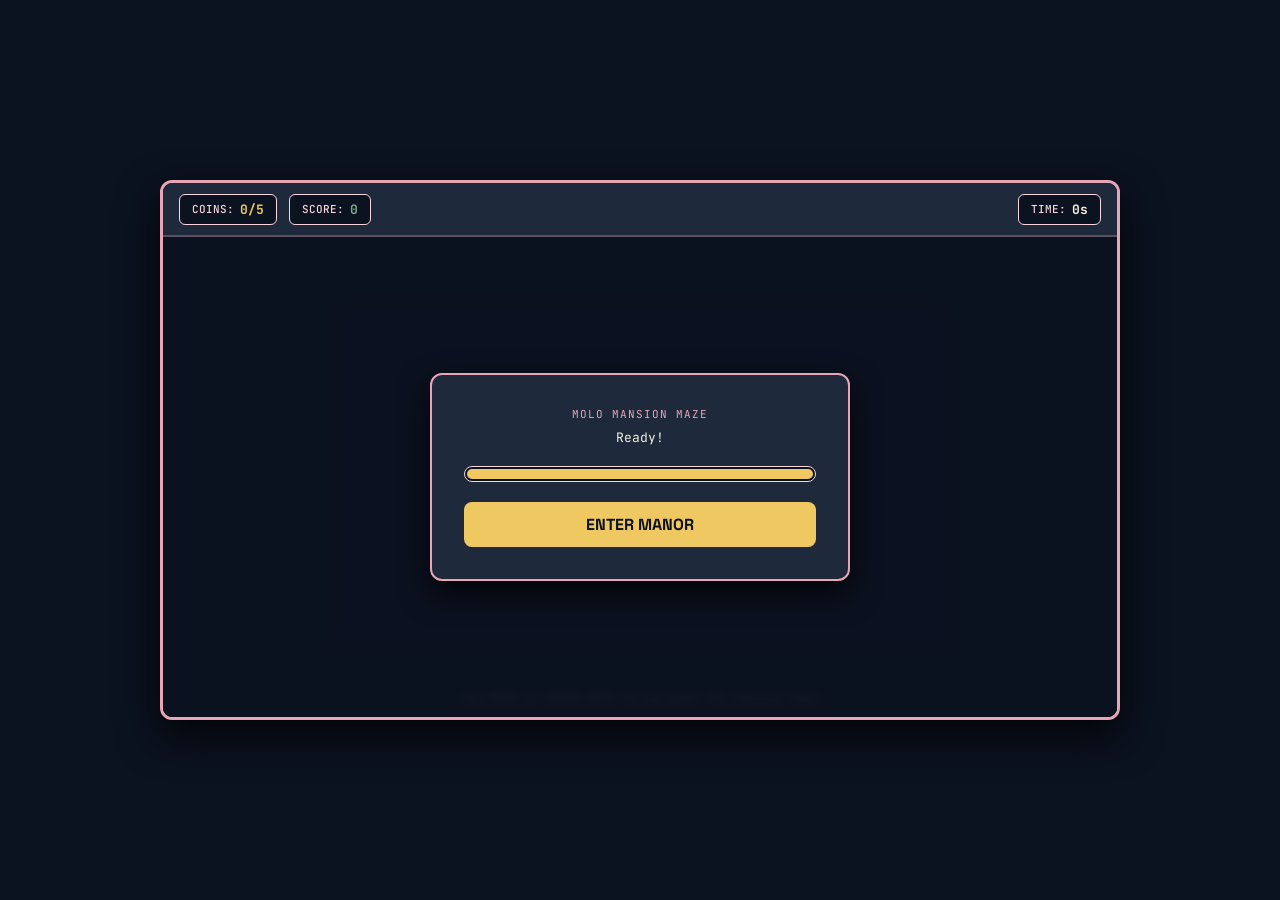
<file: heritage-coin-quest.html>
<!doctype html>
<html lang="en">
<head>
  <meta charset="utf-8" />
  <title>Molo Mansion — Heritage Maze Quest</title>
  <meta name="viewport" content="width=device-width, initial-scale=1.0" />
  <link rel="preconnect" href="https://fonts.googleapis.com" />
  <link rel="preconnect" href="https://fonts.gstatic.com" crossorigin />
  <link href="https://fonts.googleapis.com/css2?family=Instrument+Serif:ital@0;1&family=JetBrains+Mono:wght@500;700;800&family=Press+Start+2P&family=Space+Grotesk:wght@600;700&display=swap" rel="stylesheet" />
  <style>
    :root {
      --bg: #0b1220;
      --panel: #1e293b;
      --panel-border: #c77389;
      --gold: #f0c862;
      --gold-deep: #8b6f1d;
      --rose: #e8a5b5;
      --rose-blush: #f7d6de;
      --cream: #f6efe0;
      --ink: #2a1e2a;
      --accent: #7fa98b;
    }

    * {
      box-sizing: border-box;
      margin: 0;
      padding: 0;
      user-select: none;
    }

    body {
      background: var(--bg);
      color: var(--cream);
      font-family: 'Space Grotesk', sans-serif;
      min-height: 100vh;
      display: flex;
      flex-direction: column;
      align-items: center;
      justify-content: center;
      padding: 10px;
    }

    #game-container {
      position: relative;
      width: 100%;
      max-width: 960px;
      aspect-ratio: 16 / 9;
      background: #0f172a;
      border: 3px solid var(--rose);
      border-radius: 12px;
      overflow: hidden;
      box-shadow: 0 16px 40px rgba(0, 0, 0, 0.8);
      display: flex;
      flex-direction: column;
    }

    .hud-bar {
      height: 54px;
      background: var(--panel);
      border-bottom: 2px solid rgba(232, 165, 181, 0.3);
      display: flex;
      align-items: center;
      justify-content: space-between;
      padding: 0 16px;
      z-index: 10;
    }

    .hud-group {
      display: flex;
      gap: 12px;
    }

    .hud-badge {
      background: #0b1220;
      border: 1px solid var(--rose-blush);
      border-radius: 6px;
      padding: 6px 12px;
      font-family: 'JetBrains Mono', monospace;
      font-size: 13px;
      font-weight: 700;
      color: var(--gold);
      display: flex;
      align-items: center;
      gap: 6px;
    }

    .hud-badge span.label {
      color: var(--rose-blush);
      font-size: 11px;
      font-weight: 500;
    }

    .arena-wrap {
      flex: 1;
      position: relative;
      display: flex;
      align-items: center;
      justify-content: center;
      background: var(--bg);
    }

    canvas#mazeCanvas {
      background: #121826;
      border-radius: 6px;
      box-shadow: inset 0 0 20px rgba(0, 0, 0, 0.8);
      image-rendering: pixelated;
    }

    .modal-overlay {
      position: absolute;
      inset: 0;
      background: rgba(11, 18, 32, 0.92);
      backdrop-filter: blur(4px);
      display: none;
      flex-direction: column;
      align-items: center;
      justify-content: center;
      padding: 24px;
      z-index: 20;
    }

    .modal-overlay.active {
      display: flex;
    }

    /* Loading Screen Elements */
    #loading-modal {
      z-index: 50;
      display: flex;
    }

    .loading-card {
      background: var(--panel);
      border: 2px solid var(--rose);
      border-radius: 12px;
      padding: 32px;
      width: 100%;
      max-width: 420px;
      text-align: center;
      box-shadow: 0 12px 30px rgba(0, 0, 0, 0.8);
    }

    .loading-bar-bg {
      width: 100%;
      height: 16px;
      background: #0b1220;
      border: 1px solid var(--rose-blush);
      border-radius: 8px;
      margin: 20px 0;
      overflow: hidden;
      padding: 2px;
    }

    .loading-bar-fill {
      width: 0%;
      height: 100%;
      background: var(--gold);
      border-radius: 6px;
      transition: width 0.2s ease;
    }

    .start-btn {
      background: var(--gold);
      color: var(--bg);
      border: none;
      border-radius: 8px;
      padding: 12px 24px;
      font-family: 'Space Grotesk', sans-serif;
      font-weight: 700;
      font-size: 16px;
      cursor: pointer;
      display: none;
      margin-top: 10px;
      width: 100%;
    }

    .start-btn:hover {
      background: #ffd875;
    }

    .q-card {
      background: var(--panel);
      border: 2px solid var(--gold);
      border-radius: 12px;
      width: 100%;
      max-width: 580px;
      padding: 24px 24px 24px 100px;
      box-shadow: 0 12px 30px rgba(0, 0, 0, 0.6);
      text-align: left;
      position: relative;
    }

    .ghost-avatar {
      position: absolute;
      left: 18px;
      top: 24px;
      width: 64px;
      height: 64px;
      animation: floaty 2.4s ease-in-out infinite;
      image-rendering: pixelated;
    }

    @keyframes floaty {
      0%, 100% { transform: translateY(0); }
      50% { transform: translateY(-8px); }
    }

    .q-title {
      font-family: 'JetBrains Mono', monospace;
      font-size: 11px;
      color: var(--gold);
      margin-bottom: 8px;
      text-transform: uppercase;
      letter-spacing: 1px;
    }

    .q-text {
      font-family: 'Instrument Serif', serif;
      font-size: 1.35rem;
      font-style: italic;
      color: var(--cream);
      margin-bottom: 20px;
      line-height: 1.3;
    }

    .q-options {
      display: grid;
      grid-template-columns: 1fr 1fr;
      gap: 10px;
    }

    .opt-btn {
      background: #0b1220;
      border: 1px solid var(--rose-blush);
      border-radius: 8px;
      padding: 12px;
      color: var(--cream);
      font-family: 'Space Grotesk', sans-serif;
      font-size: 13px;
      font-weight: 600;
      cursor: pointer;
      transition: all 0.15s ease;
      text-align: left;
    }

    .opt-btn:hover {
      border-color: var(--gold);
      background: #192438;
    }

    .opt-btn.correct {
      background: #4e7a5c !important;
      border-color: var(--accent) !important;
      color: #fff;
    }

    .opt-btn.wrong {
      background: #c77389 !important;
      border-color: var(--rose) !important;
      color: #fff;
    }

    .controls-hint {
      position: absolute;
      bottom: 8px;
      font-family: 'JetBrains Mono', monospace;
      font-size: 11px;
      color: var(--rose-blush);
      background: rgba(11, 18, 32, 0.8);
      padding: 4px 10px;
      border-radius: 4px;
      pointer-events: none;
    }
  </style>
</head>
<body>

  <div id="game-container">
    <div class="hud-bar">
      <div class="hud-group">
        <div class="hud-badge"><span class="label">COINS:</span> <span id="val-coins" style="color:var(--gold);">0/5</span></div>
        <div class="hud-badge"><span class="label">SCORE:</span> <span id="val-score" style="color:var(--accent);">0</span></div>
      </div>
      <div class="hud-group">
        <div class="hud-badge"><span class="label">TIME:</span> <span id="val-time" style="color:var(--cream);">0s</span></div>
      </div>
    </div>

    <div class="arena-wrap">
      <canvas id="mazeCanvas" width="640" height="360"></canvas>
      <div class="controls-hint">Use WASD or ARROW KEYS to navigate the mansion maze</div>

      <!-- Preloader Screen -->
      <div id="loading-modal" class="modal-overlay">
        <div class="loading-card">
          <div class="q-title" style="color:var(--rose);">MOLO MANSION MAZE</div>
          <div id="loading-status" style="font-family:'JetBrains Mono'; font-size:13px;">Loading Assets...</div>
          <div class="loading-bar-bg">
            <div id="loading-bar-fill" class="loading-bar-fill"></div>
          </div>
          <button id="start-game-btn" class="start-btn">ENTER MANOR</button>
        </div>
      </div>

      <!-- Quiz Overlay -->
      <div id="quiz-modal" class="modal-overlay">
        <div class="q-card">
          <img class="ghost-avatar" src="assets/Heritage-Coin-Quest/npc-ghost.png" alt="Ancestor Ghost" />
          <div class="q-title" id="q-header">Ancestor Ghost · Question 1</div>
          <div class="q-text" id="q-prompt">Question text will load here...</div>
          <div class="q-options" id="q-opts"></div>
        </div>
      </div>

      <!-- Victory Screen -->
      <div id="end-modal" class="modal-overlay">
        <div class="q-card" style="padding-left: 24px; text-align: center;">
          <img src="assets/Heritage-Coin-Quest/master-badge.png" alt="Badge" style="max-height: 120px; margin-bottom: 12px;" />
          <div class="q-title" style="color:var(--gold); font-family: 'Press Start 2P', monospace;">HERITAGE MASTER BADGE</div>
          <div class="q-text" id="end-stats" style="font-family: 'JetBrains Mono', monospace; font-size: 1rem; font-style: normal; margin-top: 10px;">You cleared the maze!</div>
          <button class="opt-btn" onclick="location.reload()" style="width:100%; text-align: center; border-color:var(--gold);">Play Again</button>
        </div>
      </div>

    </div>
  </div>

  <script src="Game-Handlers/Heritage-Coin-Quest.js"></script>
</body>
</html>
</file>
<file: css/institution.css>
/* ==========================================================================
   Project Bahandi · Institutional Gazette
   Paper, ink, oxblood. Editorial heritage + municipal cartography.
   For Home, About, Contact, Login. Does not style the GIS map chrome.
   ========================================================================== */

:root {
  --paper: #f3ede1;
  --paper-2: #e8dfcf;
  --ink: #161310;
  --ink-soft: #3d372f;
  --muted: #5e574c;
  --rule: #161310;
  --hair: #c9bdaa;
  --oxblood: #8e2e1f;
  --oxblood-deep: #6b2116;
  --gilt: #7a5c2a;
  --ok-bg: #dce8d7;
  --ok-ink: #1c3a22;
  --warn-bg: #f1d6d0;
  --warn-ink: #6b2116;
  --header-h: 72px;
  --frame: 1.5px;
  --gutter: clamp(1.25rem, 4vw, 3.5rem);
  --max: 1120px;
  --display: "Newsreader", "Iowan Old Style", Palatino, "Palatino Linotype", serif;
  --sans: "Public Sans", "Segoe UI", sans-serif;
  --mono: "IBM Plex Mono", Consolas, monospace;
}

*,
*::before,
*::after {
  box-sizing: border-box;
  margin: 0;
  padding: 0;
}

html {
  scroll-behavior: smooth;
}

body.site-body {
  min-height: 100%;
  background: var(--paper);
  color: var(--ink);
  font-family: var(--sans);
  font-size: 16px;
  line-height: 1.55;
  overflow-x: hidden;
}

img {
  max-width: 100%;
  display: block;
}

a {
  color: inherit;
  text-decoration: none;
}

button,
input,
textarea,
select {
  font-family: inherit;
}

.sr-only {
  position: absolute;
  width: 1px;
  height: 1px;
  padding: 0;
  margin: -1px;
  overflow: hidden;
  clip: rect(0, 0, 0, 0);
  border: 0;
}

/* --------------------------------------------------------------------------
   Masthead
   -------------------------------------------------------------------------- */

.masthead {
  position: sticky;
  top: 0;
  z-index: 80;
  background: var(--ink);
  color: var(--paper);
  border-bottom: 4px solid var(--oxblood);
}

.masthead-inner {
  max-width: calc(var(--max) + 2 * var(--gutter));
  margin: 0 auto;
  padding: 0 var(--gutter);
  min-height: var(--header-h);
  display: grid;
  grid-template-columns: minmax(0, 1fr) auto auto;
  align-items: center;
  gap: 1rem;
}

.brand {
  display: flex;
  align-items: center;
  gap: 0.75rem;
  min-width: 0;
  color: var(--paper);
}

.brand-mark {
  width: 36px;
  height: 36px;
  flex-shrink: 0;
  border: var(--frame) solid var(--paper);
  display: grid;
  place-items: center;
  background: var(--oxblood);
  color: var(--paper);
}

.brand-mark svg {
  width: 20px;
  height: 20px;
}

.brand-text {
  display: flex;
  flex-direction: column;
  min-width: 0;
  line-height: 1.1;
}

.brand-name {
  font-family: var(--display);
  font-size: 1.15rem;
  font-weight: 600;
  letter-spacing: 0.01em;
}

.brand-name .tld {
  font-family: var(--mono);
  font-size: 0.68rem;
  font-weight: 400;
  letter-spacing: 0.04em;
  color: #cfc6b4;
  margin-left: 0.15rem;
}

.brand-meta {
  font-family: var(--mono);
  font-size: 0.62rem;
  letter-spacing: 0.16em;
  text-transform: uppercase;
  color: #cfc6b4;
  margin-top: 0.2rem;
}

.site-nav {
  display: flex;
  align-items: center;
  gap: 0;
}

.site-nav a {
  font-family: var(--mono);
  font-size: 0.68rem;
  letter-spacing: 0.14em;
  text-transform: uppercase;
  color: #cfc6b4;
  padding: 0.55rem 0.7rem;
  border-left: 1px solid #3a342c;
}

.site-nav a:first-child {
  border-left: 0;
}

.site-nav a:hover,
.site-nav a.is-current {
  color: var(--paper);
  background: #241f1a;
}

.site-nav a.is-current {
  box-shadow: inset 0 -2px 0 var(--oxblood);
}

.mast-actions {
  display: flex;
  align-items: center;
  gap: 0.5rem;
}

/* Unified language / theme controls (all pages) */

.nav-actions {
  display: flex;
  align-items: center;
  gap: 0.5rem;
}

.nav-lang {
  font-family: var(--mono);
  font-size: 0.62rem;
  letter-spacing: 0.12em;
  text-transform: uppercase;
  height: 40px;
  padding: 0 0.5rem;
  background: transparent;
  color: #cfc6b4;
  border: 1px solid #3a342c;
  border-radius: 0;
  cursor: pointer;
  outline-offset: 2px;
}

.nav-lang:hover {
  color: var(--paper);
  border-color: var(--oxblood);
}

.nav-lang:focus-visible {
  outline: 2px solid var(--oxblood);
}

.nav-lang option {
  background: #f3ede1;
  color: #161310;
}

.theme-toggle {
  width: 40px;
  height: 40px;
  display: grid;
  place-items: center;
  background: transparent;
  border: 1px solid #3a342c;
  border-radius: 0;
  color: #cfc6b4;
  cursor: pointer;
}

.theme-toggle:hover {
  color: var(--paper);
  border-color: var(--oxblood);
}

.theme-toggle svg {
  width: 17px;
  height: 17px;
}

body:not(.theme-light) .theme-toggle .icon-sun { display: block; }
body:not(.theme-light) .theme-toggle .icon-moon { display: none; }
body.theme-light .theme-toggle .icon-sun { display: none; }
body.theme-light .theme-toggle .icon-moon { display: block; }

.nav-login {
  font-family: var(--mono);
  font-size: 0.68rem;
  letter-spacing: 0.14em;
  text-transform: uppercase;
  background: var(--paper);
  color: var(--ink);
  padding: 0.5rem 0.85rem;
  border: var(--frame) solid var(--paper);
}

.nav-login:hover,
.nav-login.is-current {
  background: var(--oxblood);
  color: var(--paper);
  border-color: var(--oxblood);
}

.nav-toggle {
  display: none;
  width: 40px;
  height: 40px;
  background: transparent;
  border: 1px solid #cfc6b4;
  color: var(--paper);
  cursor: pointer;
  align-items: center;
  justify-content: center;
}

.nav-toggle svg {
  width: 18px;
  height: 18px;
}

.drawer {
  display: none;
  background: #241f1a;
  border-top: 1px solid #3a342c;
  padding: 0.5rem var(--gutter) 1rem;
}

.drawer.is-open {
  display: flex;
  flex-direction: column;
}

.drawer a {
  font-family: var(--mono);
  font-size: 0.75rem;
  letter-spacing: 0.14em;
  text-transform: uppercase;
  color: var(--paper);
  padding: 0.75rem 0;
  border-bottom: 1px solid #3a342c;
}

.drawer a.is-current {
  color: #f3c7be;
}

/* --------------------------------------------------------------------------
   Page frame
   -------------------------------------------------------------------------- */

.page {
  padding-top: 0;
}

.folio {
  max-width: calc(var(--max) + 2 * var(--gutter));
  margin: 0 auto;
  padding: 2.5rem var(--gutter) 3.5rem;
}

.folio-rule {
  border-top: 1px solid var(--ink);
  border-bottom: 1px solid var(--ink);
  padding: 0.35rem 0;
  margin-bottom: 1.75rem;
}

.kicker {
  font-family: var(--mono);
  font-size: 0.68rem;
  letter-spacing: 0.18em;
  text-transform: uppercase;
  color: var(--oxblood);
}

.display {
  font-family: var(--display);
  font-weight: 600;
  letter-spacing: -0.02em;
  line-height: 1.08;
  color: var(--ink);
}

.lede {
  font-family: var(--display);
  font-size: 1.15rem;
  font-weight: 400;
  line-height: 1.45;
  color: var(--ink-soft);
  max-width: 40rem;
}

.body-copy {
  color: var(--ink-soft);
  max-width: 42rem;
}

.body-copy p + p {
  margin-top: 1rem;
}

.section-head {
  display: flex;
  align-items: baseline;
  justify-content: space-between;
  gap: 1rem;
  border-bottom: var(--frame) solid var(--ink);
  padding-bottom: 0.65rem;
  margin-bottom: 1.5rem;
}

.section-head h2 {
  font-family: var(--display);
  font-size: clamp(1.6rem, 3vw, 2.15rem);
  font-weight: 600;
}

.section-head .kicker {
  margin-bottom: 0.25rem;
}

.section-note {
  font-family: var(--mono);
  font-size: 0.72rem;
  color: var(--muted);
  max-width: 22rem;
  letter-spacing: 0.02em;
}

.band {
  background: var(--paper-2);
  border-top: var(--frame) solid var(--ink);
  border-bottom: var(--frame) solid var(--ink);
}

/* --------------------------------------------------------------------------
   Buttons / links
   -------------------------------------------------------------------------- */

.btn {
  display: inline-flex;
  align-items: center;
  gap: 0.55rem;
  font-family: var(--mono);
  font-size: 0.72rem;
  letter-spacing: 0.14em;
  text-transform: uppercase;
  padding: 0.8rem 1.15rem;
  border: var(--frame) solid var(--ink);
  cursor: pointer;
  background: var(--ink);
  color: var(--paper);
}

.btn:hover {
  background: var(--oxblood);
  border-color: var(--oxblood);
  color: var(--paper);
}

.btn-ghost {
  background: transparent;
  color: var(--ink);
}

.btn-ghost:hover {
  background: var(--ink);
  color: var(--paper);
}

.inline-link {
  font-family: var(--mono);
  font-size: 0.72rem;
  letter-spacing: 0.12em;
  text-transform: uppercase;
  color: var(--oxblood);
  border-bottom: 1px solid var(--oxblood);
}

.inline-link:hover {
  color: var(--ink);
  border-color: var(--ink);
}

/* --------------------------------------------------------------------------
   Architectural frames (no frost, no glow)
   -------------------------------------------------------------------------- */

.frame {
  border: var(--frame) solid var(--ink);
  background: var(--paper);
}

.frame-photo {
  overflow: hidden;
  background: var(--paper-2);
}

.frame-photo img {
  width: 100%;
  height: 100%;
  object-fit: cover;
}

.caption-bar {
  display: flex;
  justify-content: space-between;
  gap: 1rem;
  padding: 0.55rem 0.75rem;
  border-top: 1px solid var(--ink);
  font-family: var(--mono);
  font-size: 0.68rem;
  letter-spacing: 0.08em;
  text-transform: uppercase;
}

.caption-bar b {
  font-weight: 500;
}

/* --------------------------------------------------------------------------
   Ledger / register tables
   -------------------------------------------------------------------------- */

.ledger {
  width: 100%;
  border-collapse: collapse;
}

.ledger th,
.ledger td {
  text-align: left;
  padding: 0.7rem 0.75rem;
  border-bottom: 1px solid var(--hair);
  vertical-align: top;
}

.ledger thead th {
  font-family: var(--mono);
  font-size: 0.65rem;
  letter-spacing: 0.16em;
  text-transform: uppercase;
  color: var(--muted);
  border-bottom: var(--frame) solid var(--ink);
  background: var(--paper-2);
}

.ledger tbody th {
  font-family: var(--display);
  font-size: 1.05rem;
  font-weight: 600;
  color: var(--ink);
  width: 38%;
}

.ledger .idx {
  font-family: var(--mono);
  font-size: 0.7rem;
  color: var(--oxblood);
  width: 3.2rem;
}

/* --------------------------------------------------------------------------
   Auth status (login.js)
   -------------------------------------------------------------------------- */

#loginMessage {
  font-family: var(--mono);
  font-size: 0.75rem;
  padding: 0.7rem 0.8rem;
  border: var(--frame) solid var(--ink);
  margin-bottom: 1rem;
}

#loginMessage.hidden {
  display: none !important;
}

#loginMessage.success {
  display: block !important;
  background: var(--ok-bg);
  color: var(--ok-ink);
  border-color: var(--ok-ink);
}

#loginMessage.warning {
  display: block !important;
  background: var(--warn-bg);
  color: var(--warn-ink);
  border-color: var(--warn-ink);
}

.field {
  display: flex;
  flex-direction: column;
  gap: 0.35rem;
  margin-bottom: 1rem;
}

.field label {
  font-family: var(--mono);
  font-size: 0.65rem;
  letter-spacing: 0.16em;
  text-transform: uppercase;
  color: var(--muted);
}

.field input {
  width: 100%;
  background: var(--paper);
  border: var(--frame) solid var(--ink);
  color: var(--ink);
  padding: 0.7rem 0.8rem;
  font-size: 0.95rem;
  outline: none;
}

.field input:focus {
  box-shadow: inset 0 0 0 1px var(--oxblood);
  border-color: var(--oxblood);
}

.btn-full {
  width: 100%;
  justify-content: center;
}

.btn-google {
  width: 100%;
  justify-content: center;
  margin-top: 0.6rem;
  background: var(--paper);
  color: var(--ink);
}

.btn-google:hover {
  background: var(--paper-2);
  color: var(--ink);
  border-color: var(--ink);
}

.auth-note {
  margin-top: 1rem;
  font-size: 0.85rem;
  color: var(--muted);
  text-align: center;
}

.auth-note a {
  color: var(--oxblood);
  border-bottom: 1px solid var(--oxblood);
}

/* --------------------------------------------------------------------------
   Colophon / footer
   -------------------------------------------------------------------------- */

.colophon {
  background: var(--ink);
  color: var(--paper);
  border-top: 4px solid var(--oxblood);
  padding: 2.75rem var(--gutter) 2rem;
}

.colophon-inner {
  max-width: var(--max);
  margin: 0 auto;
  display: grid;
  grid-template-columns: 1.4fr 0.8fr 1.1fr;
  gap: 2rem 2.5rem;
}

.colophon h2 {
  font-family: var(--display);
  font-size: 1.45rem;
  font-weight: 600;
}

.colophon h3 {
  font-family: var(--mono);
  font-size: 0.68rem;
  letter-spacing: 0.16em;
  text-transform: uppercase;
  border-bottom: 1px solid #3a342c;
  padding-bottom: 0.4rem;
  margin-bottom: 0.85rem;
  color: #cfc6b4;
}

.colophon p,
.colophon li,
.colophon a {
  font-size: 0.9rem;
  color: #cfc6b4;
}

.colophon ul {
  list-style: none;
}

.colophon li + li {
  margin-top: 0.4rem;
}

.colophon a:hover {
  color: var(--paper);
}

.colophon .btn {
  margin-top: 1rem;
  background: var(--paper);
  color: var(--ink);
  border-color: var(--paper);
}

.colophon .btn:hover {
  background: var(--oxblood);
  color: var(--paper);
  border-color: var(--oxblood);
}

.colophon-end {
  max-width: var(--max);
  margin: 2.25rem auto 0;
  padding-top: 1.5rem;
  border-top: 1px solid #3a342c;
  text-align: center;
}

.motto {
  font-family: var(--display);
  font-style: italic;
  font-size: 1.15rem;
  color: var(--paper);
  max-width: 38rem;
  margin: 0 auto 1.25rem;
}

.seals {
  display: flex;
  justify-content: center;
  align-items: center;
  gap: 1.5rem;
  margin-bottom: 1.25rem;
}

.seals img {
  height: 56px;
  width: auto;
  background: var(--paper);
  padding: 0.35rem 0.55rem;
  border: 1px solid #cfc6b4;
}

.legal {
  font-family: var(--mono);
  font-size: 0.62rem;
  letter-spacing: 0.12em;
  text-transform: uppercase;
  color: #8a8274;
  line-height: 1.6;
}

/* --------------------------------------------------------------------------
   Home layout
   -------------------------------------------------------------------------- */

.hero-gazette {
  display: grid;
  grid-template-columns: 1.15fr 0.85fr;
  gap: 2.25rem;
  align-items: start;
}

.hero-gazette h1 {
  font-size: clamp(2.6rem, 6vw, 4.6rem);
  margin: 0.5rem 0 1rem;
}

.hero-gazette h1 em {
  font-style: italic;
  font-weight: 400;
  color: var(--oxblood);
}

.hero-actions {
  display: flex;
  flex-wrap: wrap;
  gap: 0.65rem;
  margin-top: 1.5rem;
}

.dateline {
  font-family: var(--mono);
  font-size: 0.68rem;
  letter-spacing: 0.12em;
  text-transform: uppercase;
  color: var(--muted);
  display: flex;
  justify-content: space-between;
  gap: 1rem;
  border-top: 1px solid var(--ink);
  border-bottom: 1px solid var(--ink);
  padding: 0.4rem 0;
  margin-bottom: 1.25rem;
}

.guide-stage {
  position: relative;
  min-height: 280px;
}

.sprite-slide {
  display: none;
  grid-template-columns: 220px 1fr;
  gap: 1.5rem;
  align-items: center;
}

.sprite-slide.active-slide {
  display: grid;
}

.sprite-well {
  border: var(--frame) solid var(--ink);
  background: var(--paper-2);
  aspect-ratio: 1;
  display: grid;
  place-items: center;
  padding: 1rem;
}

.sprite-well img {
  width: 70%;
  height: 70%;
  object-fit: contain;
  image-rendering: pixelated;
  image-rendering: crisp-edges;
}

.role-mark {
  font-family: var(--mono);
  font-size: 0.65rem;
  letter-spacing: 0.16em;
  text-transform: uppercase;
  color: var(--oxblood);
}

.sprite-slide h3 {
  font-family: var(--display);
  font-size: 1.85rem;
  margin: 0.35rem 0 0.65rem;
}

.stage-controls {
  display: flex;
  align-items: center;
  justify-content: space-between;
  gap: 1rem;
  margin-top: 1.25rem;
  padding-top: 0.85rem;
  border-top: 1px solid var(--ink);
}

.ctrl-pair {
  display: flex;
  gap: 0.4rem;
}

.ctrl {
  width: 40px;
  height: 40px;
  border: var(--frame) solid var(--ink);
  background: var(--paper);
  cursor: pointer;
  display: grid;
  place-items: center;
}

.ctrl:hover {
  background: var(--ink);
  color: var(--paper);
}

.ctrl svg {
  width: 16px;
  height: 16px;
}

.dots {
  display: flex;
  gap: 0.35rem;
}

.dot-btn {
  width: 10px;
  height: 10px;
  border: 1px solid var(--ink);
  background: transparent;
  cursor: pointer;
  padding: 0;
}

.dot-btn.is-on {
  background: var(--oxblood);
  border-color: var(--oxblood);
  width: 22px;
}

.counter {
  font-family: var(--mono);
  font-size: 0.75rem;
  letter-spacing: 0.08em;
}

.site-grid {
  display: grid;
  grid-template-columns: repeat(4, 1fr);
  gap: 0;
  border: var(--frame) solid var(--ink);
}

.site-cell {
  padding: 0;
  border-right: 1px solid var(--ink);
  background: var(--paper);
}

.site-cell:last-child {
  border-right: 0;
}

.site-cell .thumb {
  height: 140px;
  background: var(--paper-2);
  border-bottom: 1px solid var(--ink);
  overflow: hidden;
  display: grid;
  place-items: center;
}

.site-cell .thumb img {
  width: 100%;
  height: 100%;
  object-fit: cover;
}

.site-cell .pad {
  padding: 0.85rem 0.9rem 1rem;
}

.site-cell .cat {
  font-family: var(--mono);
  font-size: 0.62rem;
  letter-spacing: 0.14em;
  text-transform: uppercase;
  color: var(--oxblood);
}

.site-cell h4 {
  font-family: var(--display);
  font-size: 1.15rem;
  margin: 0.25rem 0 0.4rem;
}

.site-cell p {
  font-size: 0.82rem;
  color: var(--ink-soft);
}

.split {
  display: grid;
  grid-template-columns: 0.9fr 1.1fr;
  gap: 2rem;
  align-items: start;
}

.purpose-list {
  list-style: none;
}

.purpose-list li {
  display: grid;
  grid-template-columns: 2.4rem 1fr;
  gap: 0.75rem;
  padding: 0.9rem 0;
  border-bottom: 1px solid var(--hair);
}

.purpose-list li:first-child {
  border-top: 1px solid var(--ink);
}

.purpose-list .n {
  font-family: var(--mono);
  font-size: 0.75rem;
  color: var(--oxblood);
}

.purpose-list h4 {
  font-family: var(--display);
  font-size: 1.15rem;
  margin-bottom: 0.25rem;
}

.purpose-list p {
  font-size: 0.9rem;
  color: var(--ink-soft);
}

.media-card h4 {
  font-family: var(--display);
  font-size: 1.35rem;
  margin: 0.85rem 0 0.4rem;
}

.play-hit {
  position: relative;
  display: block;
}

.play-hit .play {
  position: absolute;
  inset: 0;
  display: grid;
  place-items: center;
}

.play-hit .play span {
  width: 52px;
  height: 52px;
  border: var(--frame) solid var(--paper);
  background: var(--ink);
  color: var(--paper);
  display: grid;
  place-items: center;
}

/* About */

.mast-hero {
  position: relative;
  min-height: 320px;
  display: grid;
  place-items: center;
  background: var(--ink);
  color: var(--paper);
  overflow: hidden;
}

.mast-hero img {
  position: absolute;
  inset: 0;
  width: 100%;
  height: 100%;
  object-fit: cover;
  opacity: 0.38;
}

.mast-hero .inner {
  position: relative;
  z-index: 1;
  max-width: var(--max);
  padding: 4rem var(--gutter);
  width: 100%;
}

.mast-hero h1 {
  font-family: var(--display);
  font-size: clamp(2.2rem, 5vw, 3.6rem);
  max-width: 18ch;
}

.mast-hero h1 em {
  font-style: italic;
  color: #f3c7be;
}

.mast-hero p {
  margin-top: 0.9rem;
  max-width: 40rem;
  color: #e4dccb;
}

.quote-rule {
  border-left: 4px solid var(--oxblood);
  padding: 0.2rem 0 0.2rem 1.25rem;
}

.quote-rule p {
  font-family: var(--display);
  font-size: 1.35rem;
  font-style: italic;
  line-height: 1.4;
}

.quote-rule cite {
  display: block;
  margin-top: 0.85rem;
  font-family: var(--mono);
  font-size: 0.7rem;
  font-style: normal;
  letter-spacing: 0.12em;
  text-transform: uppercase;
  color: var(--oxblood);
}

.staff-grid {
  display: grid;
  grid-template-columns: 1fr 1fr;
  gap: 0;
  border: var(--frame) solid var(--ink);
}

.staff-row {
  display: grid;
  grid-template-columns: 2.6rem 1fr;
  gap: 0.75rem;
  padding: 1rem 1rem;
  border-bottom: 1px solid var(--ink);
  border-right: 1px solid var(--ink);
}

.staff-row:nth-child(2n) {
  border-right: 0;
}

.staff-row:nth-last-child(-n + 2) {
  border-bottom: 0;
}

.staff-row .init {
  font-family: var(--display);
  font-size: 1.35rem;
  color: var(--oxblood);
}

.staff-row h4 {
  font-family: var(--display);
  font-size: 1.1rem;
}

.officers {
  display: grid;
  grid-template-columns: repeat(3, 1fr);
  margin-top: 1.25rem;
  border: var(--frame) solid var(--ink);
}

.officers div {
  padding: 1rem 1.1rem;
  border-right: 1px solid var(--ink);
}

.officers div:last-child {
  border-right: 0;
}

.officers .lab {
  font-family: var(--mono);
  font-size: 0.62rem;
  letter-spacing: 0.14em;
  text-transform: uppercase;
  color: var(--oxblood);
}

.officers p {
  font-family: var(--display);
  font-size: 1.05rem;
  margin-top: 0.3rem;
}

/* Contact directory */

.directory {
  display: grid;
  grid-template-columns: 14rem 1fr;
  gap: 0 1.5rem;
  border-top: var(--frame) solid var(--ink);
}

.directory dt {
  font-family: var(--mono);
  font-size: 0.68rem;
  letter-spacing: 0.14em;
  text-transform: uppercase;
  color: var(--oxblood);
  padding: 1rem 0;
  border-bottom: 1px solid var(--hair);
}

.directory dd {
  padding: 0.9rem 0;
  border-bottom: 1px solid var(--hair);
  color: var(--ink-soft);
}

.directory a {
  color: var(--ink);
  border-bottom: 1px solid var(--hair);
}

.directory a:hover {
  border-color: var(--oxblood);
  color: var(--oxblood);
}

/* Login layout */

.auth-folio {
  display: grid;
  grid-template-columns: 0.85fr 1.15fr;
  border: var(--frame) solid var(--ink);
  min-height: 460px;
}

.auth-aside {
  position: relative;
  background: var(--ink);
  color: var(--paper);
  overflow: hidden;
  min-height: 240px;
}

.auth-aside img {
  position: absolute;
  inset: 0;
  width: 100%;
  height: 100%;
  object-fit: cover;
  opacity: 0.42;
}

.auth-aside .copy {
  position: relative;
  z-index: 1;
  padding: 1.75rem;
  height: 100%;
  display: flex;
  flex-direction: column;
  justify-content: space-between;
  min-height: 240px;
}

.auth-aside h2 {
  font-family: var(--display);
  font-size: 2rem;
  margin: 0.4rem 0 0.6rem;
}

.auth-form {
  padding: 1.75rem 1.85rem 1.5rem;
  background: var(--paper);
}

.auth-form-top {
  display: flex;
  justify-content: space-between;
  align-items: baseline;
  margin-bottom: 1.1rem;
}

.auth-form h1 {
  font-family: var(--display);
  font-size: 1.85rem;
}

.auth-foot {
  margin-top: 1.5rem;
  padding-top: 1rem;
  border-top: 1px solid var(--ink);
}

kbd {
  font-family: var(--mono);
  font-size: 0.7rem;
  border: 1px solid var(--ink);
  padding: 0.05rem 0.35rem;
  background: var(--paper);
}

/* --------------------------------------------------------------------------
   Responsive
   -------------------------------------------------------------------------- */

@media (max-width: 1024px) {
  .site-nav {
    display: none;
  }

  .nav-toggle {
    display: flex;
  }

  .hero-gazette,
  .split,
  .sprite-slide.active-slide,
  .auth-folio {
    grid-template-columns: 1fr;
  }

  .site-grid {
    grid-template-columns: 1fr 1fr;
  }

  .site-cell:nth-child(2n) {
    border-right: 0;
  }

  .site-cell:nth-child(-n + 2) {
    border-bottom: 1px solid var(--ink);
  }

  .colophon-inner,
  .officers,
  .directory {
    grid-template-columns: 1fr;
  }

  .directory dt {
    padding-bottom: 0.15rem;
    border-bottom: 0;
  }

  .staff-grid {
    grid-template-columns: 1fr;
  }

  .staff-row {
    border-right: 0;
  }

  .staff-row:nth-last-child(-n + 2) {
    border-bottom: 1px solid var(--ink);
  }

  .staff-row:last-child {
    border-bottom: 0;
  }
}

@media (max-width: 640px) {
  .site-grid {
    grid-template-columns: 1fr;
  }

  .site-cell {
    border-right: 0;
    border-bottom: 1px solid var(--ink);
  }

  .site-cell:last-child {
    border-bottom: 0;
  }

  .officers div {
    border-right: 0;
    border-bottom: 1px solid var(--ink);
  }

  .officers div:last-child {
    border-bottom: 0;
  }

  .brand-meta {
    display: none;
  }

  .seals img {
    height: 44px;
  }
}

/* ==========================================================================
   Dark theme (html[data-theme="dark"]) — page surfaces turn navy.
   Masthead, drawer, hero and footer stay deep ink for contrast.
   ========================================================================== */

html[data-theme="dark"] {
  --paper: #0f172a;
  --paper-2: #1e293b;
  --ink: #eef2f9;
  --ink-soft: #c6d0df;
  --muted: #93a3b8;
  --hair: #2b3a52;
  --gilt: #b8955f;
  --oxblood: #c94f3d;
}

html[data-theme="dark"] .masthead,
html[data-theme="dark"] .colophon,
html[data-theme="dark"] .mast-hero,
html[data-theme="dark"] .auth-aside,
html[data-theme="dark"] .drawer {
  background: #161310;
  color: #f3ede1;
}

html[data-theme="dark"] .masthead .brand,
html[data-theme="dark"] .masthead .nav-login,
html[data-theme="dark"] .masthead .nav-toggle,
html[data-theme="dark"] .drawer a,
html[data-theme="dark"] .colophon h2 {
  color: #f3ede1;
}

html[data-theme="dark"] .masthead .nav-login {
  background: var(--paper);
  border-color: #3a342c;
}

html[data-theme="dark"] .masthead .brand-mark,
html[data-theme="dark"] .masthead .nav-toggle {
  border-color: #3a342c;
}

html[data-theme="dark"] .site-nav a:hover,
html[data-theme="dark"] .site-nav a.is-current {
  color: #f3ede1;
}

html[data-theme="dark"] .nav-lang,
html[data-theme="dark"] .theme-toggle {
  border-color: #1e293b;
  color: #c6d0df;
}

html[data-theme="dark"] .theme-toggle:hover {
  color: #f3ede1;
  border-color: #c94f3d;
}

/* ==================== CONSENT BAR ==================== */
.consent-banner {
  position: fixed;
  bottom: 0;
  left: 0;
  width: 100%;
  z-index: 9999;
  box-sizing: border-box;
  border-top: 1px solid var(--border-color, #c9a227);
  padding: 1rem 1.5rem;
  background: var(--panel-bg-2, #0f172a);
  color: var(--ink-soft, #c6d0df);
  font-family: 'Space Grotesk', 'Urbanist', sans-serif;
  font-size: 13px;
  line-height: 1.5;
  transform: translateY(102%);
  opacity: 0;
  transition: transform 0.35s ease, opacity 0.35s ease;
  pointer-events: none;
}

.consent-banner.visible {
  transform: translateY(0);
  opacity: 1;
  pointer-events: auto;
}

.consent-banner.leaving {
  transform: translateY(102%);
  opacity: 0;
  pointer-events: none;
}

.consent-inner {
  max-width: 1200px;
  margin: 0 auto;
  display: flex;
  align-items: center;
  gap: 16px;
}

.consent-icon {
  flex: 0 0 auto;
  width: 24px;
  height: 24px;
  color: #c9a227;
}

.consent-body {
  flex: 1 1 auto;
  min-width: 0;
  display: flex;
  align-items: center;
  gap: 14px;
  flex-wrap: wrap;
}

.consent-msg {
  flex: 1 1 340px;
  margin: 0;
}

.consent-actions {
  display: flex;
  align-items: center;
  gap: 8px;
  flex-wrap: wrap;
  margin-left: auto;
}

.consent-link {
  font-family: 'JetBrains Mono', 'Space Grotesk', monospace;
  font-size: 11px;
  letter-spacing: 0.08em;
  color: #c9a227;
  background: none;
  border: 0;
  padding: 0;
  text-decoration: underline;
  text-underline-offset: 3px;
  text-decoration-color: rgba(201, 162, 39, 0.55);
  cursor: pointer;
  white-space: nowrap;
  transition: color 0.15s ease;
}

.consent-link:hover {
  color: #e3c566;
}

.consent-btn {
  font-family: 'JetBrains Mono', 'Space Grotesk', monospace;
  font-size: 11px;
  letter-spacing: 0.1em;
  text-transform: uppercase;
  padding: 9px 16px;
  border: 1px solid rgba(201, 162, 39, 0.5);
  border-radius: 4px;
  cursor: pointer;
  white-space: nowrap;
  transition: background 0.15s ease, border-color 0.15s ease,
              color 0.15s ease, transform 0.12s ease;
}

.consent-btn:active {
  transform: translateY(1px);
}

.consent-decline {
  background: transparent;
  color: var(--ink-soft, #c6d0df);
}

.consent-decline:hover {
  border-color: #c9a227;
  color: #fff;
  background: rgba(201, 162, 39, 0.1);
}

.consent-accept {
  background: linear-gradient(135deg, #c9a227 0%, #a8841f 100%);
  border-color: #c9a227;
  color: #0f172a;
  font-weight: 600;
}

.consent-accept:hover {
  background: linear-gradient(135deg, #d8b43a 0%, #b89328 100%);
  border-color: #d8b43a;
}

/* ==================== POLICY MODAL ==================== */
.policy-modal {
  position: fixed;
  inset: 0;
  z-index: 10000;
  display: none;
  align-items: center;
  justify-content: center;
  padding: 1rem;
}

.policy-modal.open {
  display: flex;
}

.policy-backdrop {
  position: absolute;
  inset: 0;
  background: rgba(2, 6, 23, 0.62);
  -webkit-backdrop-filter: blur(3px);
  backdrop-filter: blur(3px);
}

.policy-dialog {
  position: relative;
  z-index: 1;
  width: min(680px, 100%);
  max-height: min(78vh, 640px);
  overflow: auto;
  background: var(--panel-bg-2, #0f172a);
  border: 1px solid rgba(201, 162, 39, 0.4);
  border-radius: 16px;
  box-shadow: 0 24px 64px rgba(2, 6, 23, 0.65);
  color: var(--ink-soft, #c6d0df);
  font-family: 'Space Grotesk', 'Urbanist', sans-serif;
  font-size: 13px;
  line-height: 1.6;
  outline: none;
}

.policy-header {
  position: sticky;
  top: 0;
  z-index: 2;
  display: flex;
  align-items: center;
  justify-content: space-between;
  gap: 12px;
  padding: 16px 20px;
  background: rgba(15, 23, 42, 0.95);
  border-bottom: 1px solid rgba(201, 162, 39, 0.25);
}

.policy-title {
  margin: 0;
  font-size: 16px;
  letter-spacing: 0.04em;
  color: #f8fafc;
}

.policy-close {
  background: none;
  border: 0;
  font-size: 24px;
  line-height: 1;
  color: #c9a227;
  cursor: pointer;
  width: 32px;
  height: 32px;
  display: inline-flex;
  align-items: center;
  justify-content: center;
  border-radius: 6px;
}

.policy-close:hover {
  color: #e3c566;
  background: rgba(201, 162, 39, 0.12);
}

.policy-body {
  padding: 6px 20px 20px;
}

.policy-intro {
  margin: 12px 0 16px;
}

.policy-section {
  padding: 12px 0 4px;
}

.policy-section h4 {
  margin: 0 0 6px;
  font-size: 13px;
  letter-spacing: 0.08em;
  text-transform: uppercase;
  color: #c9a227;
}

.policy-section p {
  margin: 0;
}

.policy-footer {
  position: sticky;
  bottom: 0;
  z-index: 2;
  display: flex;
  justify-content: flex-end;
  padding: 14px 20px;
  background: rgba(15, 23, 42, 0.95);
  border-top: 1px solid rgba(201, 162, 39, 0.25);
}

.policy-btn {
  font-family: 'JetBrains Mono', 'Space Grotesk', monospace;
  font-size: 11px;
  letter-spacing: 0.12em;
  text-transform: uppercase;
  padding: 9px 20px;
  border: 1px solid #c9a227;
  border-radius: 999px;
  background: linear-gradient(135deg, #c9a227 0%, #a8841f 100%);
  color: #0f172a;
  font-weight: 600;
  cursor: pointer;
  transition: background 0.18s ease, border-color 0.18s ease;
}

.policy-btn:hover {
  background: linear-gradient(135deg, #d8b43a 0%, #b89328 100%);
  border-color: #d8b43a;
}

body.policy-lock {
  overflow: hidden;
}

/* Light theme overrides */
body.theme-light .consent-banner {
  background: #f3ede1;
  border-top-color: #c9a227;
  color: #5e574c;
}

body.theme-light .consent-link {
  color: #8e2e1f;
  text-decoration-color: rgba(142, 46, 31, 0.5);
}

body.theme-light .consent-link:hover {
  color: #6b1f13;
}

body.theme-light .consent-decline {
  border-color: rgba(142, 46, 31, 0.4);
  color: #5e574c;
}

body.theme-light .consent-decline:hover {
  border-color: #6b1f13;
  background: rgba(142, 46, 31, 0.08);
  color: #161310;
}

body.theme-light .consent-accept {
  background: linear-gradient(135deg, #8e2e1f 0%, #6b1f13 100%);
  border-color: #8e2e1f;
  color: #f3ede1;
}

body.theme-light .consent-accept:hover {
  background: linear-gradient(135deg, #a33a28 0%, #7c2518 100%);
  border-color: #a33a28;
}

body.theme-light .policy-dialog {
  background: #f3ede1;
  border-color: rgba(142, 46, 31, 0.35);
  color: #3a352c;
}

body.theme-light .policy-header {
  background: rgba(243, 237, 225, 0.95);
  border-bottom-color: rgba(142, 46, 31, 0.25);
}

body.theme-light .policy-title {
  color: #161310;
}

body.theme-light .policy-close {
  color: #8e2e1f;
}

body.theme-light .policy-close:hover {
  background: rgba(142, 46, 31, 0.1);
  color: #6b1f13;
}

body.theme-light .policy-section h4 {
  color: #8e2e1f;
}

body.theme-light .policy-footer {
  background: rgba(243, 237, 225, 0.95);
  border-top-color: rgba(142, 46, 31, 0.25);
}

body.theme-light .policy-btn {
  background: linear-gradient(135deg, #8e2e1f 0%, #6b1f13 100%);
  border-color: #8e2e1f;
  color: #f3ede1;
}

/* Mobile */
@media (max-width: 600px) {
  .consent-banner {
    padding: 0.85rem 1rem;
  }

  .consent-inner {
    gap: 10px;
  }

  .consent-body {
    flex-direction: column;
    align-items: stretch;
    gap: 10px;
  }

  .consent-msg {
    flex: 1 1 auto;
  }

  .consent-actions {
    margin-left: 0;
    justify-content: stretch;
  }

  .consent-btn {
    flex: 1 1 auto;
    min-width: 0;
  }

  .policy-modal {
    padding: 0.5rem;
  }
}
</file>
<file: css/HomepageA.css>
/* Home-only stage behavior. Shared visual language lives in institution.css */

.sprite-slide.hidden-slide {
  display: none;
}

.sprite-slide.active-slide {
  display: grid;
}
</file>
<file: css/AboutStyle.css>
/* About page inherits the institutional gazette from institution.css */
body.site-body {
  font-family: var(--sans);
}
</file>
